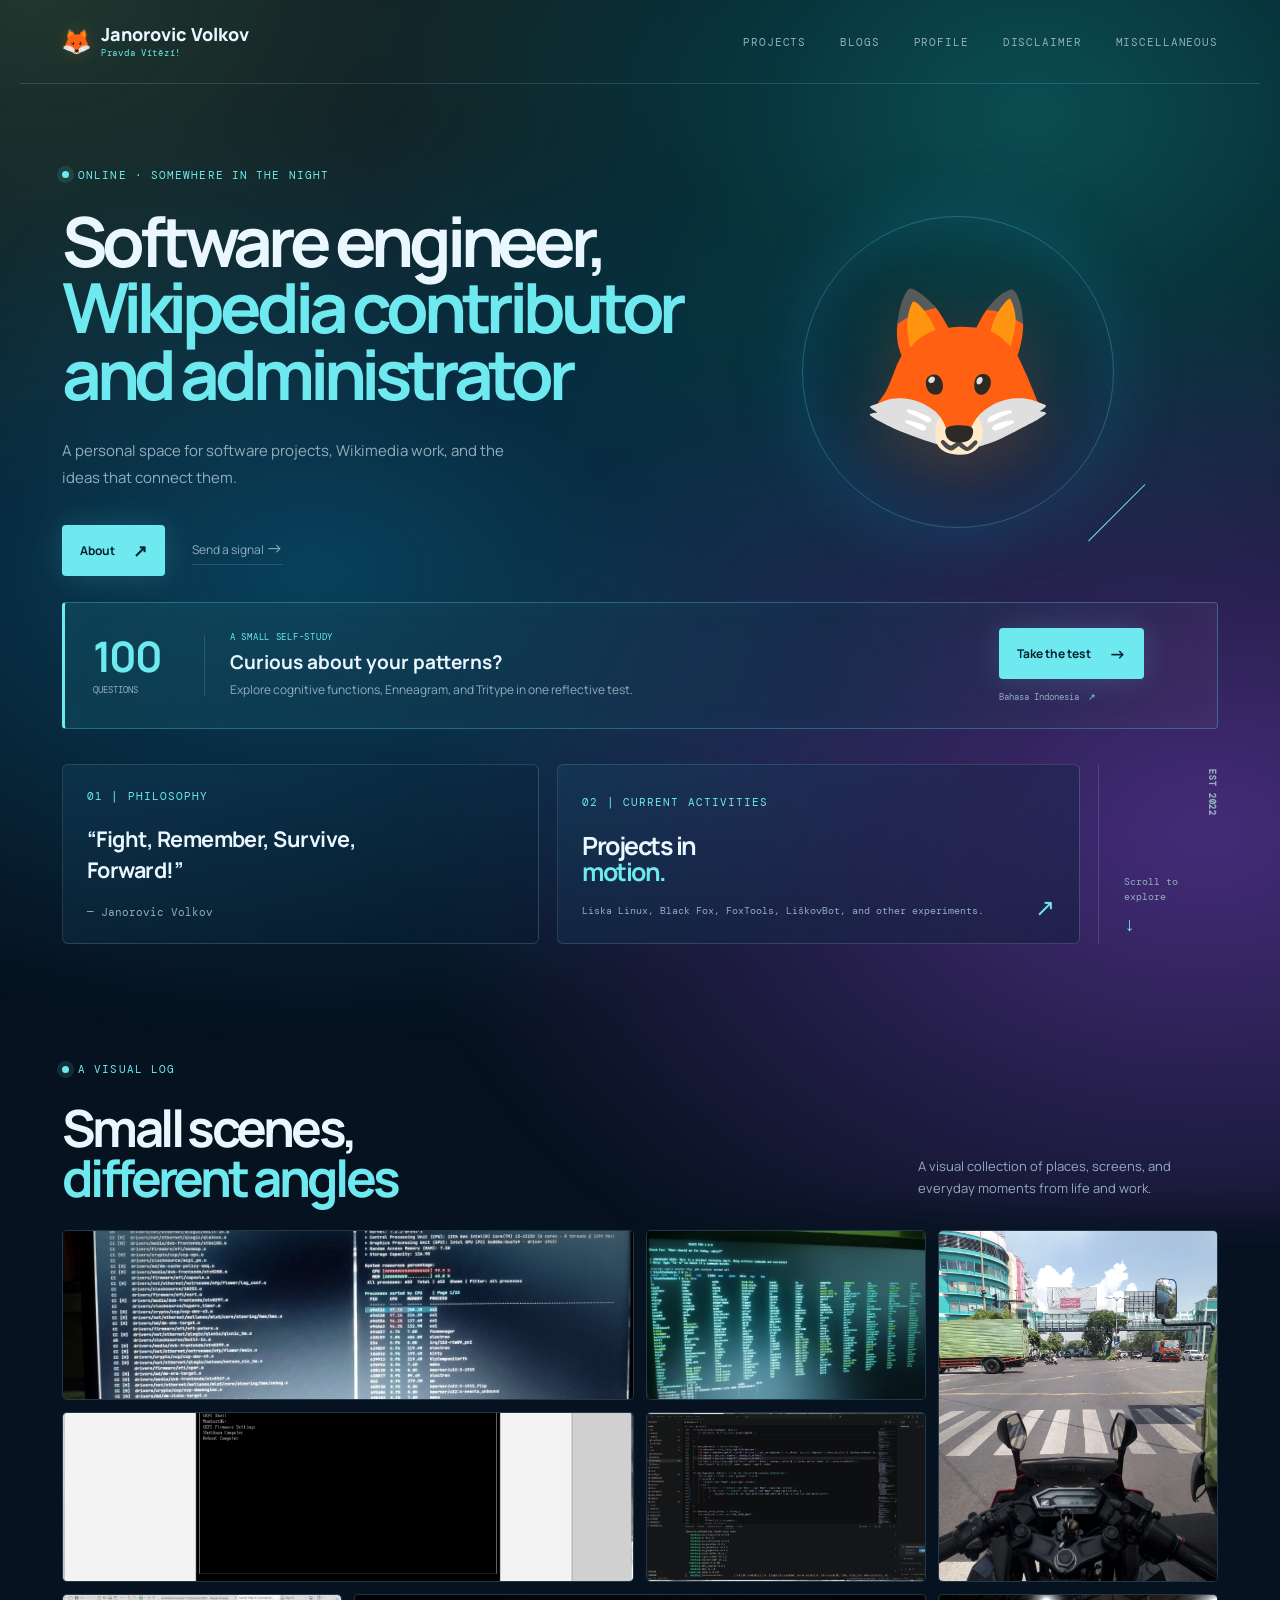
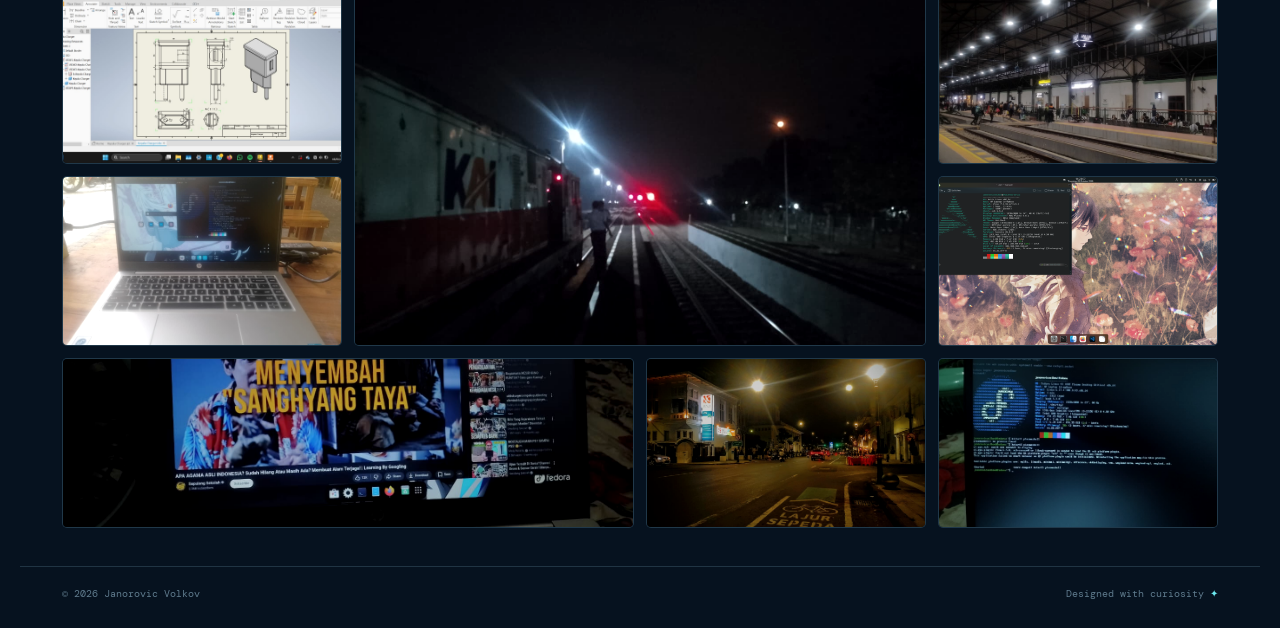
<file: index.html>
<!DOCTYPE html>
<html lang="en">
<head>
  <meta charset="UTF-8">
  <title>Janorovic Volkov</title>
  <link rel="icon" type="image/svg+xml" href="/assets/fox.svg">
  <link rel="stylesheet" href="styles.css?v=personality-spotlight-2">
  <meta name="viewport" content="width=device-width, initial-scale=1.0">
</head>
<body class="intro">
<div data-site-header></div>
<main class="content">
  <section class="hero" aria-labelledby="hero-title">
    <div class="hero-copy">
      <div class="eyebrow"><span class="pulse"></span> Online · Somewhere In The Night</div>
      <h1>Software engineer,<br><em>Wikipedia contributor and administrator</em></h1>
      <p class="hero-intro">A personal space for software projects, Wikimedia work, and the ideas that connect them.</p>
      <div class="hero-actions">
        <a class="button button-primary" href="profile">About <span>↗</span></a>
        <a class="text-link" href="miscellaneous">Send a signal <span>→</span></a>
      </div>
    </div>
    <div class="hero-mark" aria-hidden="true">
      <img class="hero-fox" src="assets/fox.svg" alt="">
      <span class="mark-line"></span>
    </div>
  </section>
  <section class="personality-spotlight" aria-labelledby="personality-invite-title">
    <div class="spotlight-count"><strong>100</strong><span>questions</span></div>
    <div class="spotlight-copy">
      <p class="spotlight-kicker">A small self-study</p>
      <h2 id="personality-invite-title">Curious about your patterns?</h2>
      <p>Explore cognitive functions, Enneagram, and Tritype in one reflective test.</p>
    </div>
    <div class="spotlight-actions">
      <a class="button button-primary" href="/personality-test/en/">Take the test <span>→</span></a>
      <a class="spotlight-language" href="/personality-test/id/">Bahasa Indonesia <span aria-hidden="true">↗</span></a>
    </div>
  </section>
  <section class="signal-grid" aria-label="Overview">
    <article class="glass-card quote-card">
      <span class="card-label">01 | Philosophy</span>
      <blockquote><b><big>“Fight, Remember, Survive, Forward!”</big></b></blockquote>
      <span class="card-note">— Janorovic Volkov</span>
    </article>
    <article class="glass-card focus-card">
      <span class="card-label">02 | Current Activities</span>
      <h2>Projects in<br><span>motion.</span></h2>
      <p>Liska Linux, Black Fox, FoxTools, LiškovBot, and other experiments.</p>
      <a class="card-arrow" href="/projects/" aria-label="View projects">↗</a>
    </article>
    <div class="side-note">
      <span class="vertical-label"><b>EST 2022</b></span>
      <span class="scroll-hint">Scroll to explore <b>↓</b></span>
    </div>
  </section>
  <section class="photo-section" aria-labelledby="photo-title">
    <div class="photo-heading">
      <div>
        <div class="eyebrow"><span class="pulse"></span> A visual log</div>
        <h2 id="photo-title">Small scenes,<br><em>different angles</em></h2>
      </div>
      <p>A visual collection of places, screens, and everyday moments from life and work.</p>
    </div>
    <div class="photo-grid">
      <figure class="photo-tile photo-wide"><img src="assets/home1.jpeg" alt="A visual note from Janorovic's archive" loading="lazy"></figure>
      <figure class="photo-tile"><img src="assets/home2.jpeg" alt="A visual note from Janorovic's archive" loading="lazy"></figure>
      <figure class="photo-tile photo-tall"><img src="assets/home9.jpeg" alt="A portrait-oriented visual note from Janorovic's archive" loading="lazy"></figure>
      <figure class="photo-tile photo-wide"><img src="assets/home3.jpeg" alt="A visual note from Janorovic's archive" loading="lazy"></figure>
      <figure class="photo-tile"><img src="assets/home4.jpeg" alt="A visual note from Janorovic's archive" loading="lazy"></figure>
      <figure class="photo-tile"><img src="assets/home5.jpeg" alt="A visual note from Janorovic's archive" loading="lazy"></figure>
      <figure class="photo-tile photo-feature"><img src="assets/home6.jpeg" alt="A visual note from Janorovic's archive" loading="lazy"></figure>
      <figure class="photo-tile"><img src="assets/home7.jpeg" alt="A visual note from Janorovic's archive" loading="lazy"></figure>
      <figure class="photo-tile"><img src="assets/home8.jpeg" alt="A visual note from Janorovic's archive" loading="lazy"></figure>
      <figure class="photo-tile"><img src="assets/home13.png" alt="A visual note from Janorovic's archive" loading="lazy"></figure>
      <figure class="photo-tile photo-wide"><img src="assets/home10.jpeg" alt="A visual note from Janorovic's archive" loading="lazy"></figure>
      <figure class="photo-tile"><img src="assets/home11.jpeg" alt="A visual note from Janorovic's archive" loading="lazy"></figure>
      <figure class="photo-tile"><img src="assets/home12.jpeg" alt="A visual note from Janorovic's archive" loading="lazy"></figure>
    </div>
  </section>
</main>
<script src="script.js"></script>
</body>
</html>
</file>
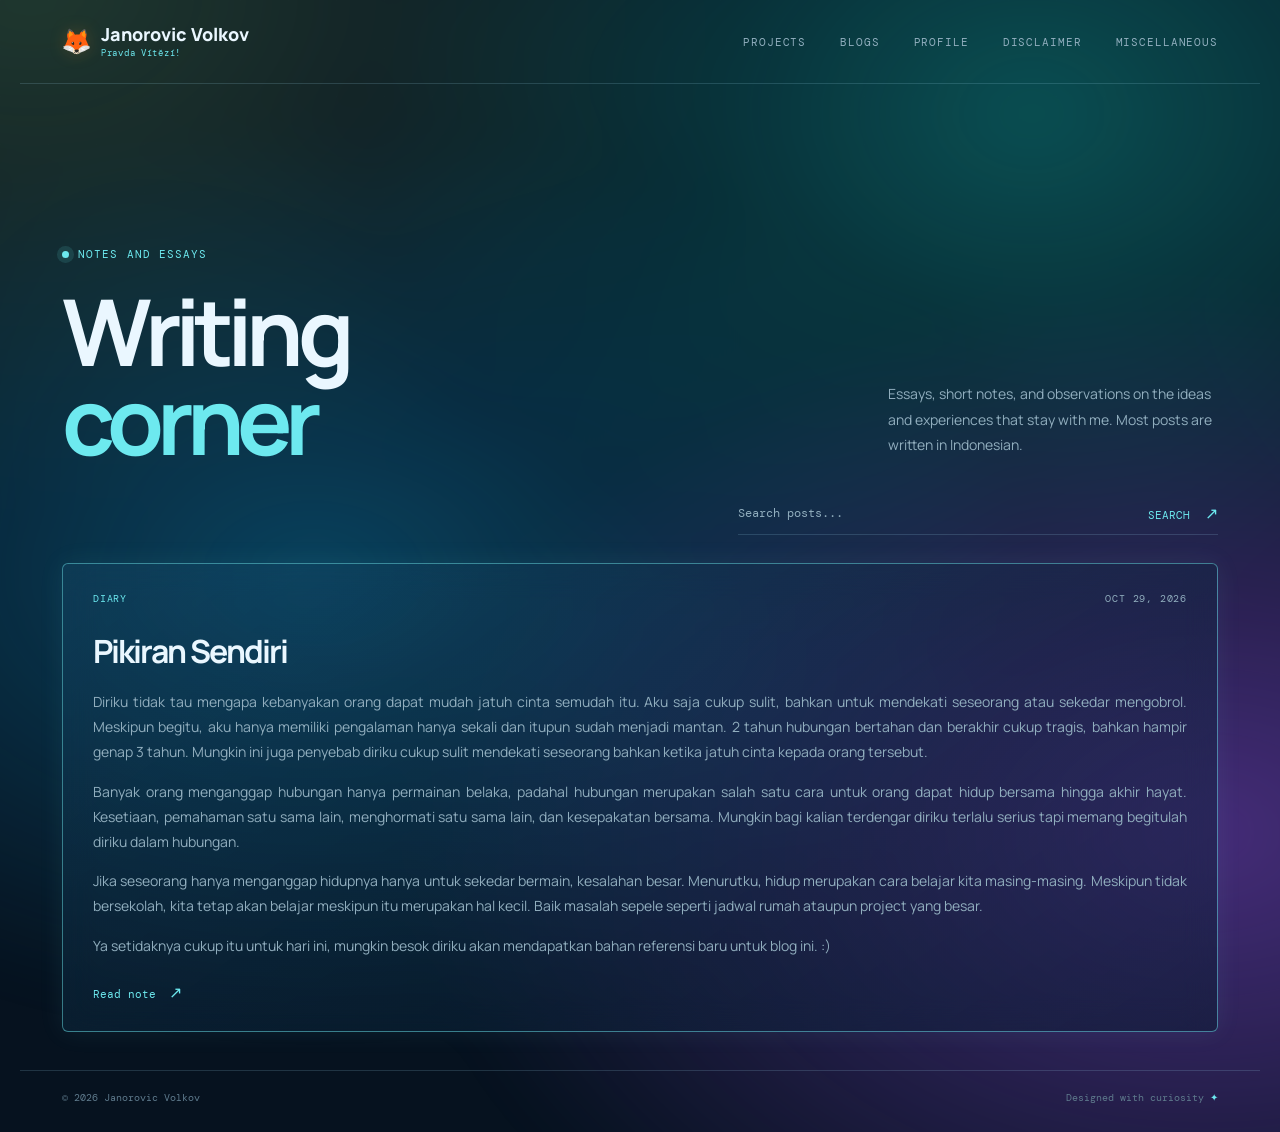
<file: blogs/index.html>
<!DOCTYPE html>
<html lang="en">
<head>
  <meta charset="UTF-8">
  <title>Blogs | Janorovic Volkov</title>
  <link rel="icon" type="image/svg+xml" href="/assets/fox.svg">
  <link rel="stylesheet" href="/styles.css">
  <meta name="viewport" content="width=device-width, initial-scale=1.0">
</head>
<body class="intro">
<div data-site-header></div>
<main class="content blog-content">
  <section class="blog-heading" aria-labelledby="blog-title">
    <div>
      <div class="eyebrow"><span class="pulse"></span> Notes and essays</div>
      <h1 id="blog-title">Writing<br><em>corner</em></h1>
    </div>
    <p class="blog-intro">Essays, short notes, and observations on the ideas and experiences that stay with me. Most posts are written in Indonesian.</p>
  </section>
  <form id="post-search" class="post-search" role="search">
    <label class="sr-only" for="search-input">Search blog posts</label>
    <input id="search-input" type="search" placeholder="Search posts..." autocomplete="off">
    <button type="submit" aria-label="Search blog posts">Search <span>↗</span></button>
  </form>
  <section id="post-list" class="post-list" aria-label="Blog posts">
    <p class="loading-state">Loading posts...</p>
  </section>
</main>
<script src="/script.js"></script>
<script src="/blogs/blog.js"></script>
</body>
</html>
</file>
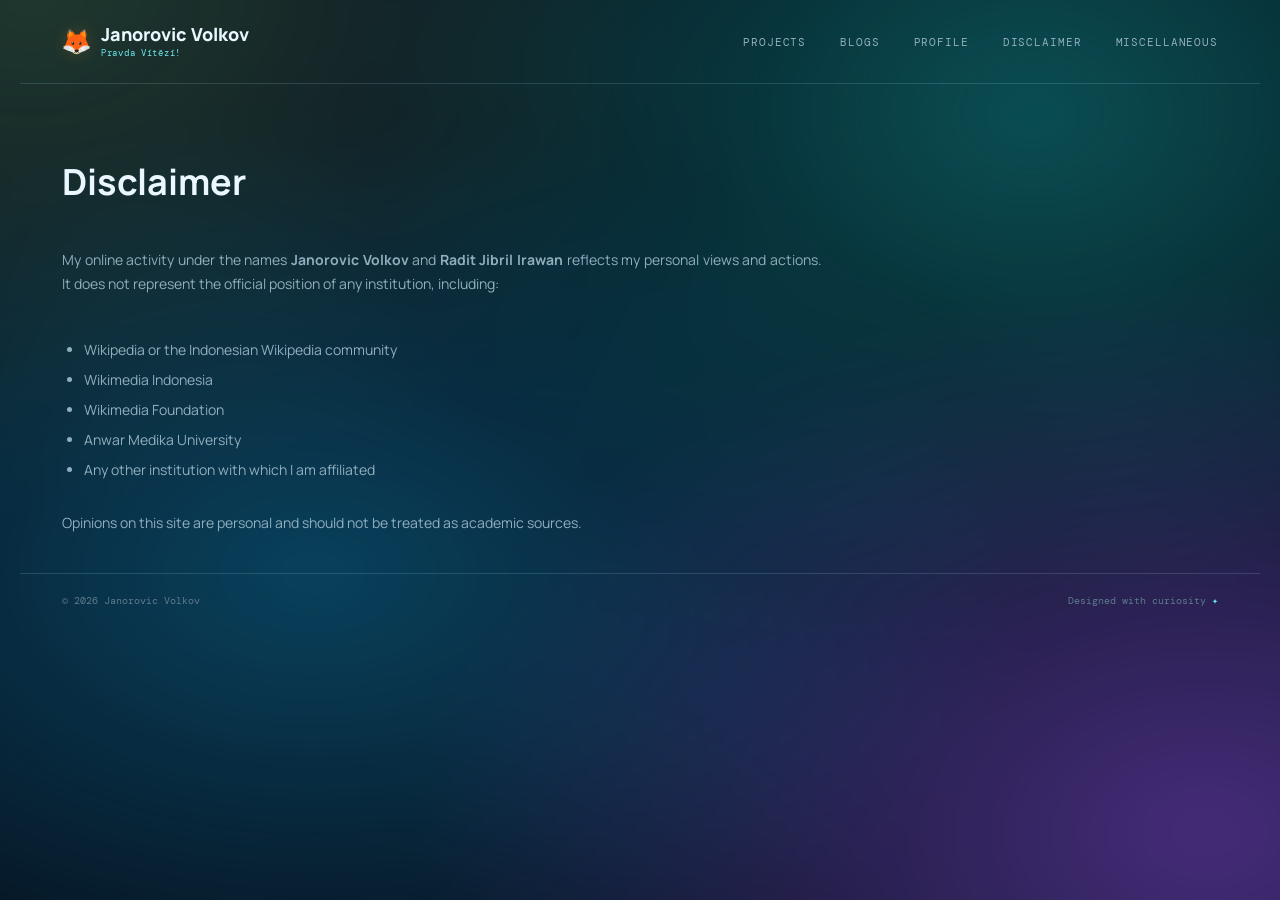
<file: disclaimer/index.html>
<!DOCTYPE html>
<html lang="en">
<head>
  <meta charset="UTF-8">
  <title>Disclaimer | Janorovic Volkov</title>
  <link rel="icon" type="image/svg+xml" href="/assets/fox.svg">
  <link rel="stylesheet" href="/styles.css">
  <meta name="viewport" content="width=device-width, initial-scale=1.0">
</head>
<body class="intro">
<div data-site-header></div>
<div class="layout">
  <main class="content">
    <section class="profile profile-text">
      <div class="bio">
        <h2><big>Disclaimer</big></h2>
        <br>
        <p>My online activity under the names <b>Janorovic Volkov</b> and <b>Radit Jibril Irawan</b> reflects my personal views and actions. It does not represent the official position of any institution, including:</p>
        <br>
        <ul>
          <li>Wikipedia or the Indonesian Wikipedia community</li>
          <li>Wikimedia Indonesia</li>
          <li>Wikimedia Foundation</li>
          <li>Anwar Medika University</li>
          <li>Any other institution with which I am affiliated</li>
        </ul>
        <br>
        <p>Opinions on this site are personal and should not be treated as academic sources.</p>
      </div>
    </section>
  </main>
</div>
<script src="/script.js"></script>
</body>
</html>
</file>
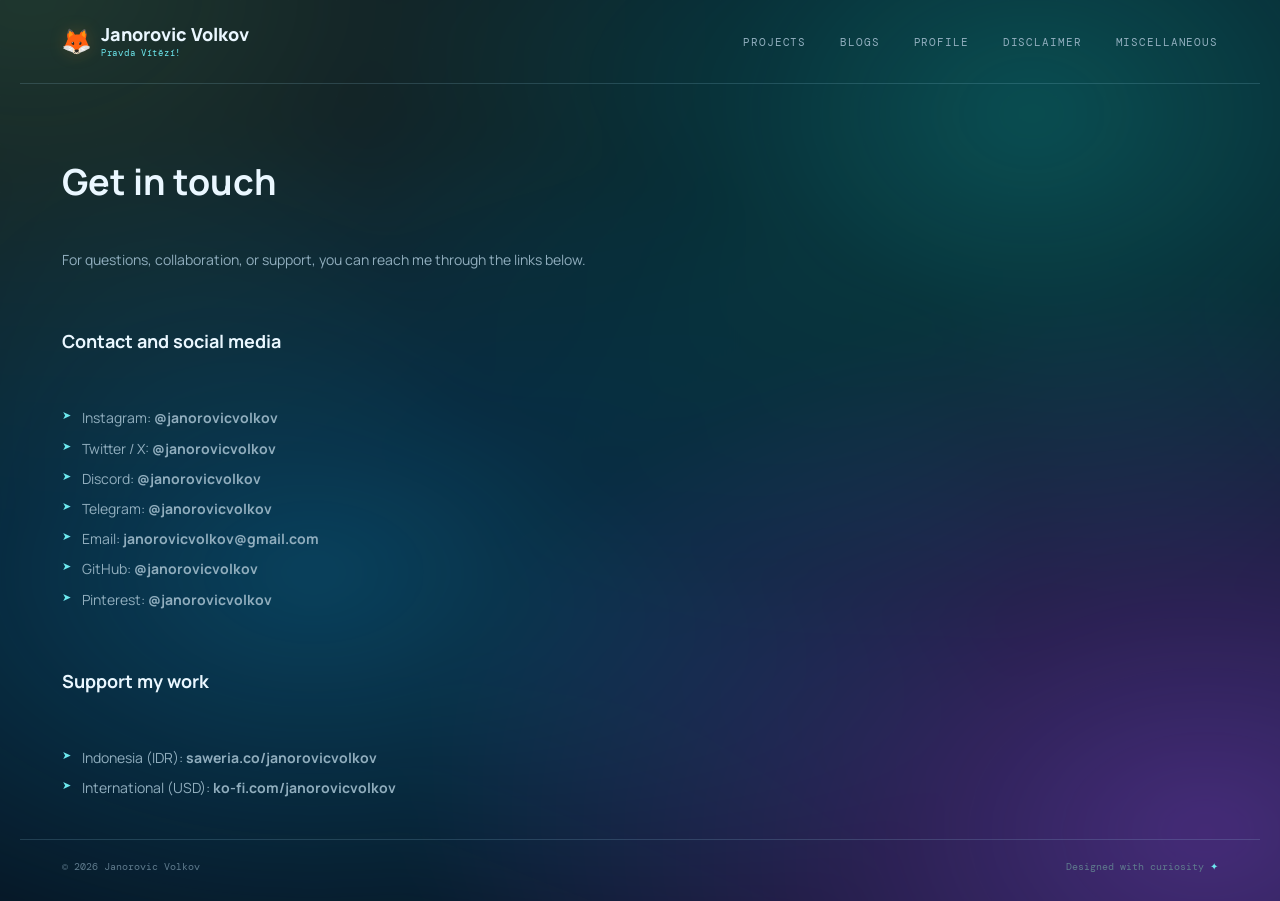
<file: miscellaneous/index.html>
<!DOCTYPE html>
<html lang="en">
<head>
  <meta charset="UTF-8">
  <title>Miscellaneous | Janorovic Volkov</title>
  <link rel="icon" type="image/svg+xml" href="/assets/fox.svg">
  <link rel="stylesheet" href="/styles.css">
  <meta name="viewport" content="width=device-width, initial-scale=1.0">
</head>
<body class="intro">
<div data-site-header></div>
<div class="layout">
  <main class="content">
    <section class="profile profile-text">
      <div class="bio">
        <h2><big>Get in touch</big></h2>
        <br>
        <p>For questions, collaboration, or support, you can reach me through the links below.</p>
        <br>
        <h3>Contact and social media</h3>
        <br>
        <ul class="contact-list">
          <li>Instagram: <a href="https://instagram.com/janorovicvolkov" target="_blank" rel="noopener noreferrer"><b>@janorovicvolkov</b></a></li>
          <li>Twitter / X: <a href="https://twitter.com/janorovicvolkov" target="_blank" rel="noopener noreferrer"><b>@janorovicvolkov</b></a></li>
          <li>Discord: <b>@janorovicvolkov</b></li>
          <li>Telegram: <a href="https://t.me/janorovicvolkov" target="_blank" rel="noopener noreferrer"><b>@janorovicvolkov</b></a></li>
          <li>Email: <a href="mailto:janorovicvolkov@gmail.com" target="_blank" rel="noopener noreferrer"><b>janorovicvolkov@gmail.com</b></a></li>
          <li>GitHub: <a href="https://github.com/janorovicvolkov" target="_blank" rel="noopener noreferrer"><b>@janorovicvolkov</b></a></li>
          <li>Pinterest: <a href="https://pinterest.com/janorovicvolkov" target="_blank" rel="noopener noreferrer"><b>@janorovicvolkov</b></a></li>
        </ul>
        <br>
        <h3>Support my work</h3>
        <br>
        <ul class="contact-list">
          <li>Indonesia (IDR): <a href="https://saweria.co/janorovicvolkov" target="_blank" rel="noopener noreferrer"><b>saweria.co/janorovicvolkov</b></a></li>
          <li>International (USD): <a href="https://ko-fi.com/janorovicvolkov" target="_blank" rel="noopener noreferrer"><b>ko-fi.com/janorovicvolkov</b></a></li>
        </ul>
      </div>
    </section>
  </main>
</div>
<script src="/script.js"></script>
</body>
</html>
</file>
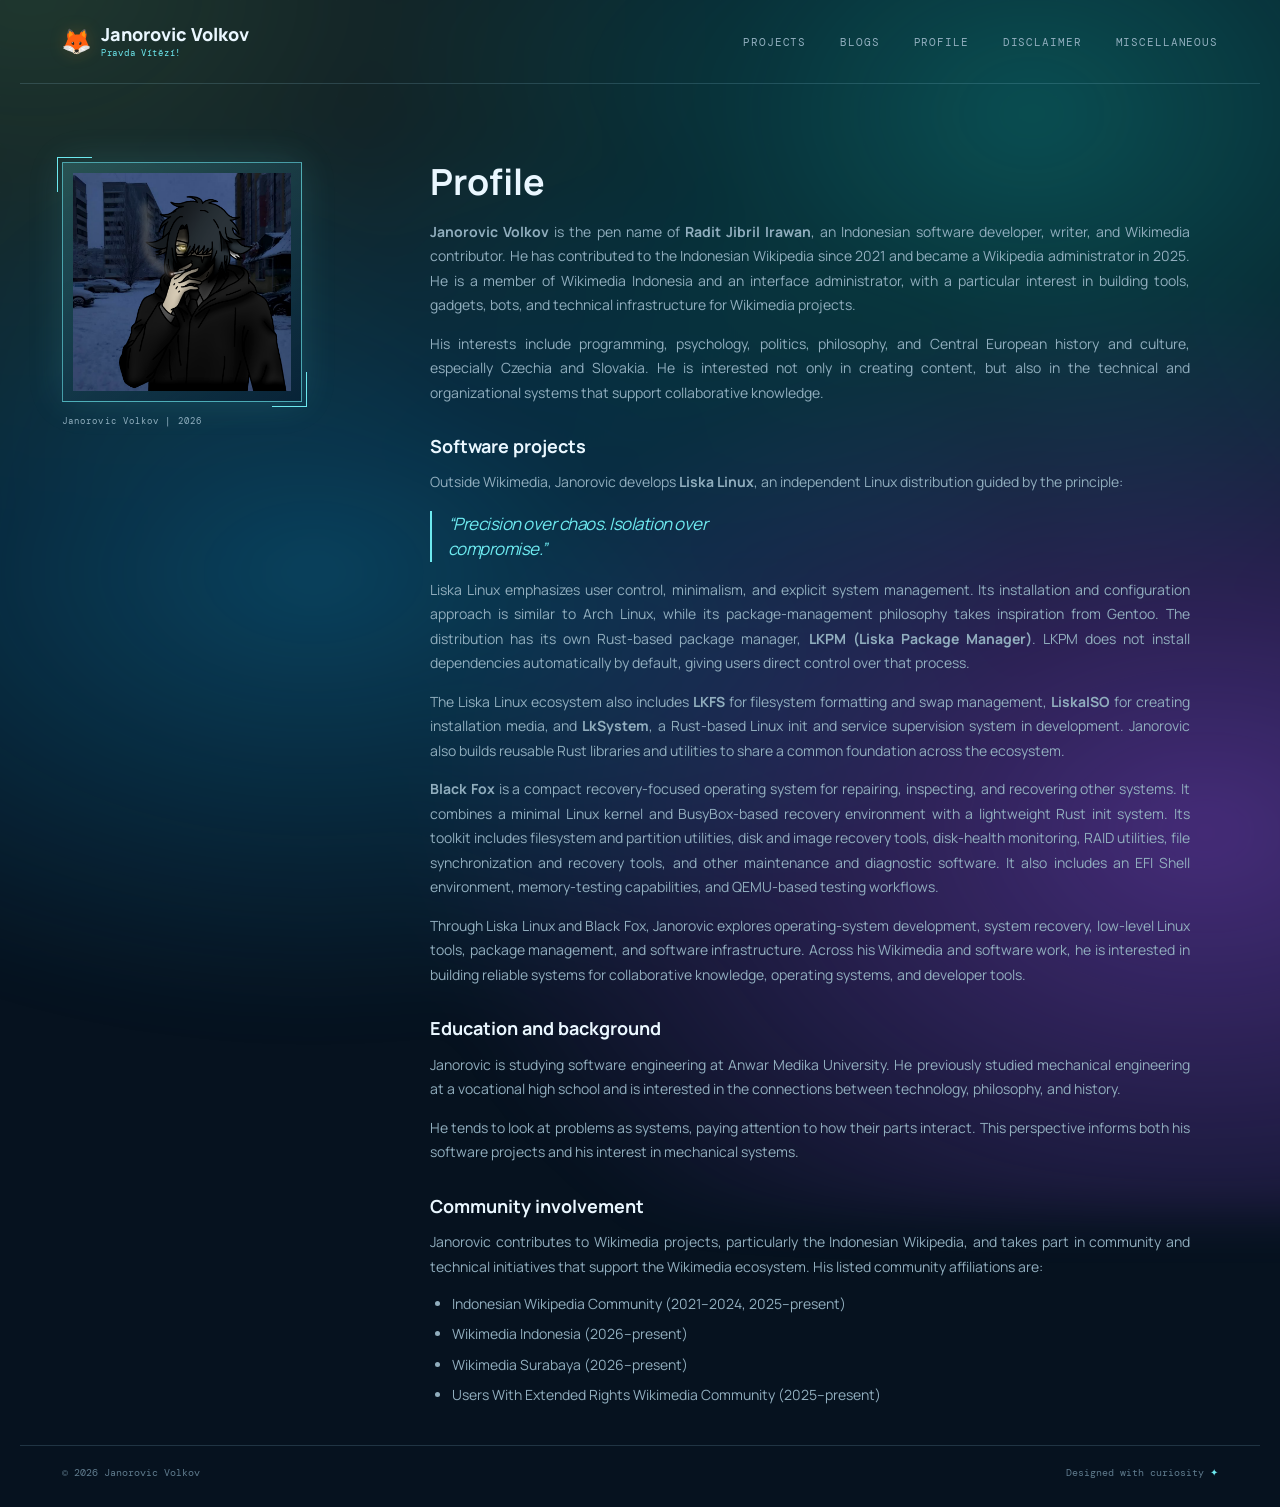
<file: profile/index.html>
<!DOCTYPE html>
<html lang="en">
<head>
  <meta charset="UTF-8">
  <title>Profile | Janorovic Volkov</title>
  <link rel="icon" type="image/svg+xml" href="/assets/fox.svg">
  <link rel="stylesheet" href="/styles.css">
  <meta name="viewport" content="width=device-width, initial-scale=1.0">
</head>
<body class="intro">
<div data-site-header></div>
<div class="layout">
  <main class="content">
    <section class="profile">
      <figure class="profile-portrait">
        <div class="portrait-frame">
          <center><img src="/assets/janorovicvolkov.png" alt="Janorovic Volkov" loading="lazy"></center>
        </div>
        <figcaption><span>Janorovic Volkov | 2026</span></figcaption>
      </figure>
      <div class="bio">
        <h2><big>Profile</big></h2>
        <p><b>Janorovic Volkov</b> is the pen name of <b>Radit Jibril Irawan</b>, an Indonesian software developer, writer, and Wikimedia contributor. He has contributed to the Indonesian Wikipedia since 2021 and became a Wikipedia administrator in 2025. He is a member of Wikimedia Indonesia and an interface administrator, with a particular interest in building tools, gadgets, bots, and technical infrastructure for Wikimedia projects.</p>
        <p>His interests include programming, psychology, politics, philosophy, and Central European history and culture, especially Czechia and Slovakia. He is interested not only in creating content, but also in the technical and organizational systems that support collaborative knowledge.</p>

        <h3>Software projects</h3>
        <p>Outside Wikimedia, Janorovic develops <b>Liska Linux</b>, an independent Linux distribution guided by the principle:</p>
        <blockquote><em>“Precision over chaos. Isolation over compromise.”</em></blockquote>
        <p>Liska Linux emphasizes user control, minimalism, and explicit system management. Its installation and configuration approach is similar to Arch Linux, while its package-management philosophy takes inspiration from Gentoo. The distribution has its own Rust-based package manager, <b>LKPM (Liska Package Manager)</b>. LKPM does not install dependencies automatically by default, giving users direct control over that process.</p>
        <p>The Liska Linux ecosystem also includes <b>LKFS</b> for filesystem formatting and swap management, <b>LiskaISO</b> for creating installation media, and <b>LkSystem</b>, a Rust-based Linux init and service supervision system in development. Janorovic also builds reusable Rust libraries and utilities to share a common foundation across the ecosystem.</p>
        <p><b>Black Fox</b> is a compact recovery-focused operating system for repairing, inspecting, and recovering other systems. It combines a minimal Linux kernel and BusyBox-based recovery environment with a lightweight Rust init system. Its toolkit includes filesystem and partition utilities, disk and image recovery tools, disk-health monitoring, RAID utilities, file synchronization and recovery tools, and other maintenance and diagnostic software. It also includes an EFI Shell environment, memory-testing capabilities, and QEMU-based testing workflows.</p>
        <p>Through Liska Linux and Black Fox, Janorovic explores operating-system development, system recovery, low-level Linux tools, package management, and software infrastructure. Across his Wikimedia and software work, he is interested in building reliable systems for collaborative knowledge, operating systems, and developer tools.</p>

        <h3>Education and background</h3>
        <p>Janorovic is studying software engineering at Anwar Medika University. He previously studied mechanical engineering at a vocational high school and is interested in the connections between technology, philosophy, and history.</p>
        <p>He tends to look at problems as systems, paying attention to how their parts interact. This perspective informs both his software projects and his interest in mechanical systems.</p>

        <h3>Community involvement</h3>
        <p>Janorovic contributes to Wikimedia projects, particularly the Indonesian Wikipedia, and takes part in community and technical initiatives that support the Wikimedia ecosystem. His listed community affiliations are:</p>
        <ul>
          <li>Indonesian Wikipedia Community (2021–2024, 2025–present)</li>
          <li>Wikimedia Indonesia (2026–present)</li>
          <li>Wikimedia Surabaya (2026–present)</li>
          <li>Users With Extended Rights Wikimedia Community (2025–present)</li>
        </ul>
      </div>
    </section>
  </main>
</div>
<script src="/script.js"></script>
</body>
</html>
</file>
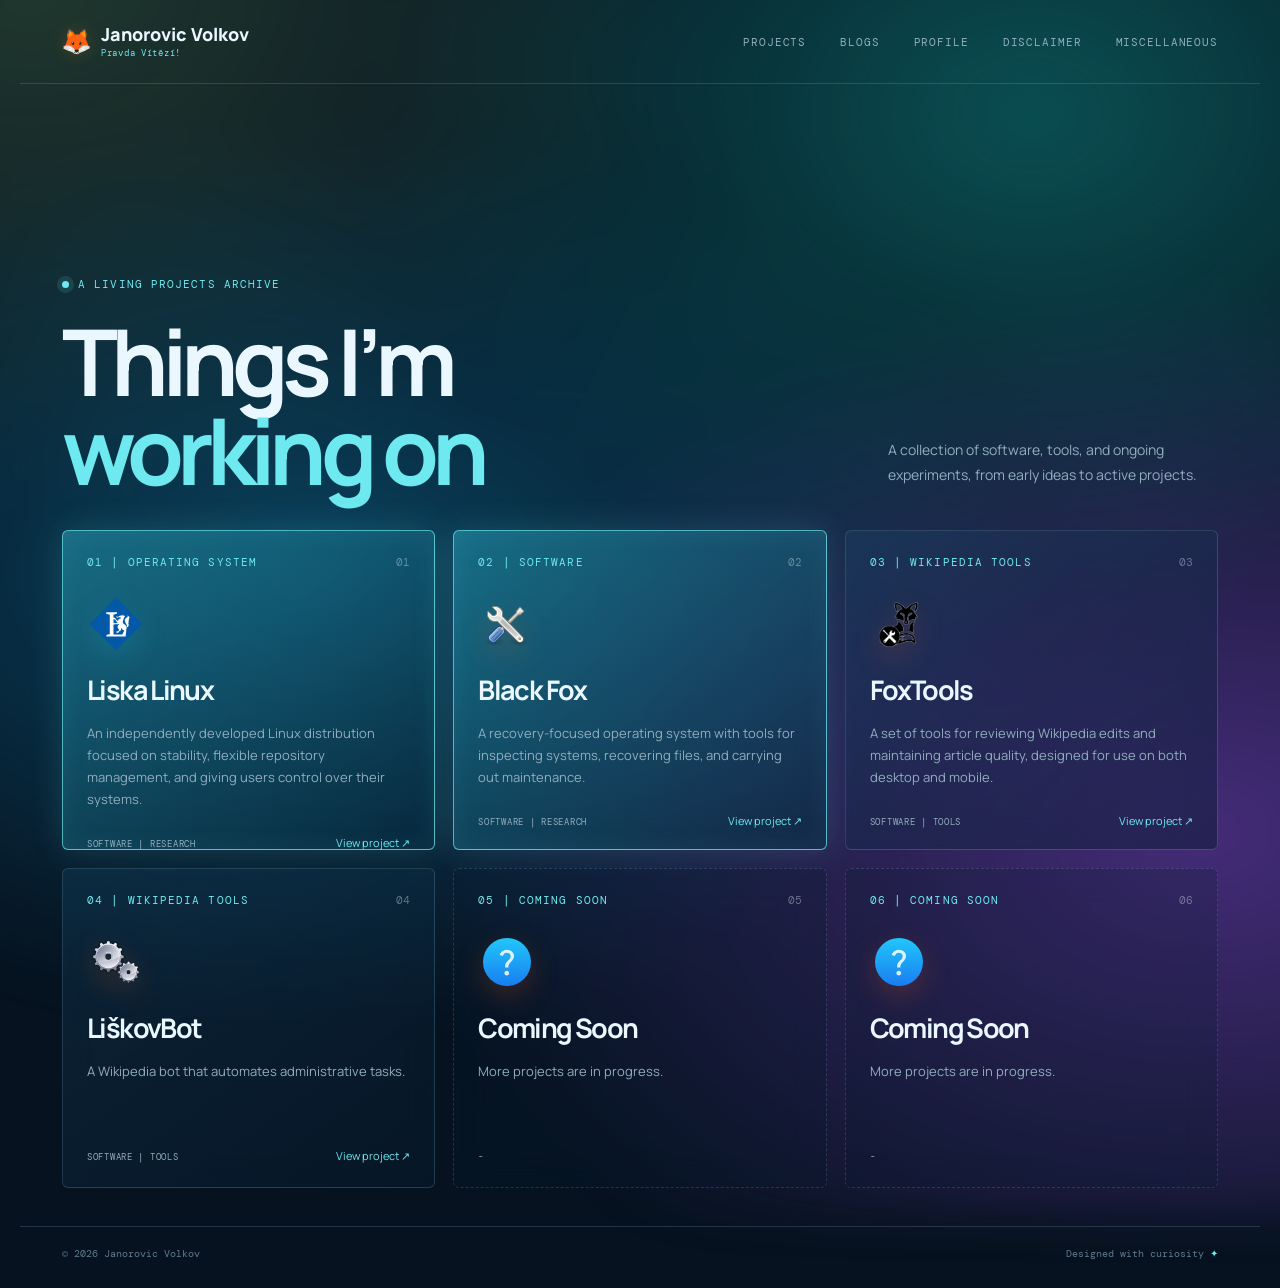
<file: projects/index.html>
<!DOCTYPE html>
<html lang="en">
<head>
  <meta charset="UTF-8">
  <title>Projects | Janorovic Volkov</title>
  <link rel="icon" type="image/svg+xml" href="/assets/fox.svg">
  <link rel="stylesheet" href="/styles.css">
  <meta name="viewport" content="width=device-width, initial-scale=1.0">
</head>
<body class="intro">
<div data-site-header></div>
<main class="content projects-content">
  <section class="projects-heading" aria-labelledby="projects-title">
    <div>
      <div class="eyebrow"><span class="pulse"></span> A living projects archive</div>
      <h1 id="projects-title">Things I’m<br><em> working on</em></h1>
    </div>
    <p class="projects-intro">A collection of software, tools, and ongoing experiments, from early ideas to active projects.</p>
  </section>
  <section class="project-grid" aria-label="Project list">
    <article class="project-card project-card-featured">
      <div class="project-topline"><span class="card-label">01 | Operating System</span><span class="project-index">01</span></div>
      <img class="project-icon" src="/assets/liskalinux.svg" alt="Liska Linux">
      <h2>Liska Linux</h2>
      <p>An independently developed Linux distribution focused on stability, flexible repository management, and giving users control over their systems.</p>
      <div class="project-footer"><span class="project-tags">SOFTWARE | RESEARCH</span><a href="https://github.com/source-liskalinux" aria-label="Open Liska Linux Project">View project ↗</a></div>
    </article>
    <article class="project-card project-card-featured">
      <div class="project-topline"><span class="card-label">02 | Software</span><span class="project-index">02</span></div>
      <img class="project-icon project-icon-fox" src="/assets/tools.svg" alt="Black Fox">
      <h2>Black Fox</h2>
      <p>A recovery-focused operating system with tools for inspecting systems, recovering files, and carrying out maintenance.</p>
      <div class="project-footer"><span class="project-tags">SOFTWARE | RESEARCH</span><a href="https://github.com/janorovicvolkov/blackfox" aria-label="Open Black Fox">View project ↗</a></div>
    </article>
    <article class="project-card">
      <div class="project-topline"><span class="card-label">03 | Wikipedia Tools</span><span class="project-index">03</span></div>
      <img class="project-icon project-icon-fox" src="/assets/foxtools.svg" alt="FoxTools">
      <h2>FoxTools</h2>
      <p>A set of tools for reviewing Wikipedia edits and maintaining article quality, designed for use on both desktop and mobile.</p>
      <div class="project-footer"><span class="project-tags">SOFTWARE | TOOLS</span><a href="https://github.com/janorovicvolkov/foxtools" aria-label="Open FoxTools">View project ↗</a></div>
    </article>
    <article class="project-card">
      <div class="project-topline"><span class="card-label">04 | Wikipedia Tools</span><span class="project-index">04</span></div>
      <img class="project-icon project-icon-fox" src="/assets/gear.svg" alt="LiškovBot">
      <h2>LiškovBot</h2>
      <p>A Wikipedia bot that automates administrative tasks.</p>
      <div class="project-footer"><span class="project-tags">SOFTWARE | TOOLS</span><a href="https://github.com/janorovicvolkov/liskovbot" aria-label="Open LiškovBot">View project ↗</a></div>
    </article>
    <article class="project-card project-card-empty">
      <div class="project-topline"><span class="card-label">05 | Coming Soon</span><span class="project-index">05</span></div>
      <img class="project-icon project-icon-fox" src="/assets/question-mark.svg" alt="Coming Soon">
      <h2>Coming Soon</h2>
      <p>More projects are in progress.</p>
      <div class="project-footer"><span class="project-tags">-</span></div>
    </article>
    <article class="project-card project-card-empty">
      <div class="project-topline"><span class="card-label">06 | Coming Soon</span><span class="project-index">06</span></div>
      <img class="project-icon project-icon-fox" src="/assets/question-mark.svg" alt="Coming Soon">
      <h2>Coming Soon</h2>
      <p>More projects are in progress.</p>
      <div class="project-footer"><span class="project-tags">-</span></div>
    </article>
  </section>
</main>
<script src="/script.js"></script>
</body>
</html>
</file>
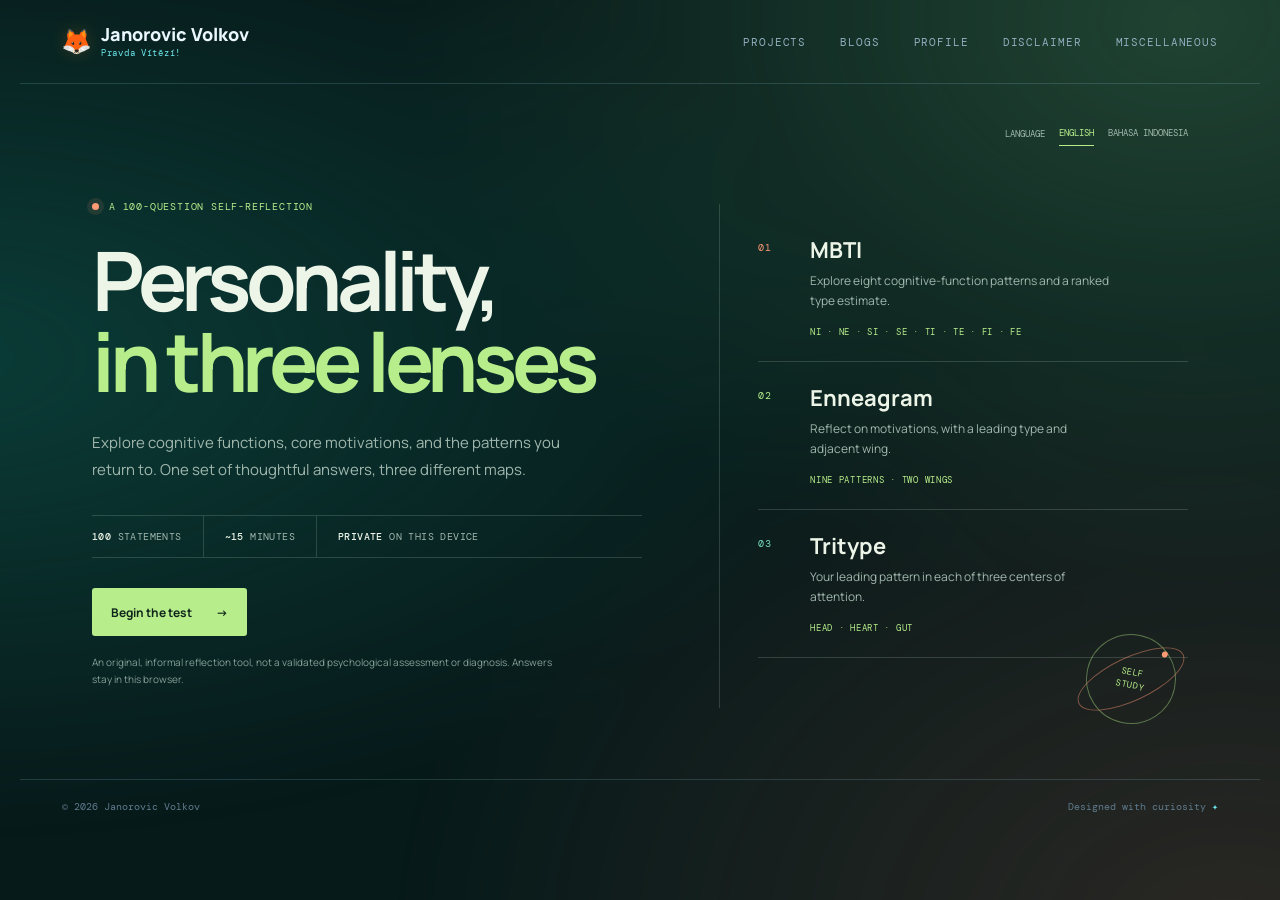
<file: personality-test/en/index.html>
<!DOCTYPE html>
<html lang="en">
<head>
  <meta charset="UTF-8">
  <meta name="viewport" content="width=device-width, initial-scale=1.0">
  <meta name="theme-color" content="#071a1a">
  <meta name="description" content="A 100-question reflective personality test exploring cognitive functions, Enneagram patterns and wings, and Tritype.">
  <title>Personality Field Notes | Janorovic Volkov</title>
  <link rel="icon" type="image/svg+xml" href="/assets/fox.svg">
  <link rel="stylesheet" href="/styles.css">
  <link rel="stylesheet" href="/personality-test/test.css">
</head>
<body class="intro personality-page">
  <div data-site-header></div>
  <main class="content test-shell">
    <nav class="language-switch" aria-label="Language"><span>Language</span><a href="/personality-test/en/" aria-current="page">English</a><a href="/personality-test/id/">Bahasa Indonesia</a></nav>
    <section class="test-intro" id="intro" aria-labelledby="page-title">
      <div class="intro-copy">
        <p class="test-kicker"><span class="kicker-mark"></span> A 100-question self-reflection</p>
        <h1 id="page-title">Personality,<br><em>in three lenses</em></h1>
        <p class="intro-lede">Explore cognitive functions, core motivations, and the patterns you return to. One set of thoughtful answers, three different maps.</p>
        <div class="intro-meta"><span><b>100</b> statements</span><span><b>~15</b> minutes</span><span><b>Private</b> on this device</span></div>
        <button class="action-button action-primary" id="start-button" type="button">Begin the test <span aria-hidden="true">→</span></button>
        <p class="disclaimer">An original, informal reflection tool, not a validated psychological assessment or diagnosis. Answers stay in this browser.</p>
      </div>
      <aside class="intro-aside" aria-label="The three personality frameworks">
        <div class="lens lens-mbti"><span class="lens-number">01</span><div><h2>MBTI</h2><p>Explore eight cognitive-function patterns and a ranked type estimate.</p></div><span class="lens-axis">Ni · Ne · Si · Se · Ti · Te · Fi · Fe</span></div>
        <div class="lens lens-enneagram"><span class="lens-number">02</span><div><h2>Enneagram</h2><p>Reflect on motivations, with a leading type and adjacent wing.</p></div><span class="lens-axis">Nine patterns · two wings</span></div>
        <div class="lens lens-tritype"><span class="lens-number">03</span><div><h2>Tritype</h2><p>Your leading pattern in each of three centers of attention.</p></div><span class="lens-axis">Head · Heart · Gut</span></div>
        <div class="orbit-mark" aria-hidden="true"><span>SELF<br>STUDY</span><i></i></div>
      </aside>
    </section>
    <section class="quiz-view" id="quiz" hidden aria-labelledby="quiz-title">
      <div class="quiz-topline"><div><p class="test-kicker"><span class="kicker-mark"></span> Field notes | <span id="page-label">01</span></p><h1 id="quiz-title">Answer as you are</h1></div><p class="saved-label" id="saved-label" aria-live="polite">Progress saved on this device</p></div>
      <div class="progress-wrap"><div class="progress-copy"><span id="progress-count">0 of 100 answered</span><span id="progress-percent">0%</span></div><div class="progress-track" role="progressbar" aria-label="Questions answered" aria-valuemin="0" aria-valuemax="100" aria-valuenow="0" id="progress-bar"><span id="progress-fill"></span></div></div>
      <p class="scale-intro">Rate how much each statement sounds like you, based on your usual pattern rather than an ideal version of yourself.</p>
      <div class="question-list" id="question-list"></div><p class="page-error" id="page-error" role="alert" hidden>Choose an answer for each statement to continue.</p>
      <nav class="quiz-controls" aria-label="Question navigation"><button class="action-button action-secondary" id="back-button" type="button">← Back</button><span class="page-counter" id="page-counter">Page 1 of 10</span><button class="action-button action-primary" id="next-button" type="button">Continue <span aria-hidden="true">→</span></button></nav>
      <div class="scale-legend" aria-label="Response scale"><span><b>1</b> Not at all</span><span><b>2</b> A little</span><span><b>3</b> Sometimes</span><span><b>4</b> Mostly</span><span><b>5</b> Very much</span></div>
    </section>
    <section class="results-view" id="results" hidden aria-labelledby="results-title" aria-live="polite">
      <div class="results-heading"><p class="test-kicker"><span class="kicker-mark"></span> Your field notes | complete</p><h1 id="results-title">A portrait, <em>not a box</em></h1><p class="results-lede">These scores are prompts for reflection, not a definitive classification. The function-based type ranking is an informal model built for this questionnaire.</p></div>
      <div class="result-feature-grid">
        <article class="result-feature result-mbti"><span class="result-index">01 | COGNITIVE FUNCTIONS</span><p class="result-overline">Leading function-stack estimate</p><h2 id="mbti-type">----</h2><p class="result-description">This type is the closest match to your function scores in this informal ranking. Nearby results can be just as worth exploring.</p><div class="score-list" id="type-scores"></div></article>
        <article class="result-feature result-enneagram"><span class="result-index">02 | MOTIVATIONS</span><p class="result-overline">Leading Enneagram pattern + wing</p><h2 id="enneagram-type">Type --</h2><p class="result-description" id="enneagram-copy"></p><div class="score-list" id="wing-scores"></div></article>
      </div>
      <section class="function-results" aria-labelledby="function-title"><div class="scores-heading"><div><p class="test-kicker"><span class="kicker-mark"></span> Function profile</p><h2 id="function-title">Eight ways of processing.</h2></div><p>Relative average response, shown on the same 1–5 scale.</p></div><div class="all-score-list" id="function-scores"></div></section>
      <article class="tritype-result"><div><span class="result-index">03 | THREE CENTERS</span><p class="result-overline">Your Tritype-style combination</p><h2 id="tritype-type">---</h2></div><p class="result-description" id="tritype-copy"></p></article>
      <section class="all-scores" aria-labelledby="all-scores-title"><div class="scores-heading"><div><p class="test-kicker"><span class="kicker-mark"></span> The full picture</p><h2 id="all-scores-title">Every pattern, in context.</h2></div><p>Scores show relative endorsement in this questionnaire, not fixed traits.</p></div><div class="all-score-list" id="enneagram-scores"></div></section>
      <div class="result-actions"><button class="action-button action-primary" id="restart-button" type="button">Start again <span aria-hidden="true">↻</span></button><button class="action-button action-secondary" id="print-button" type="button">Print results <span aria-hidden="true">↗</span></button></div>
      <p class="disclaimer results-disclaimer">Informal and non-clinical. No MBTI, Enneagram, or Tritype organization has reviewed or endorsed this questionnaire. Results can vary with context, mood, and interpretation.</p>
    </section>
  </main>
  <script src="/script.js"></script>
  <script src="/personality-test/en/test-content.js"></script>
  <script src="/personality-test/test-engine.js"></script>
</body>
</html>
</file>
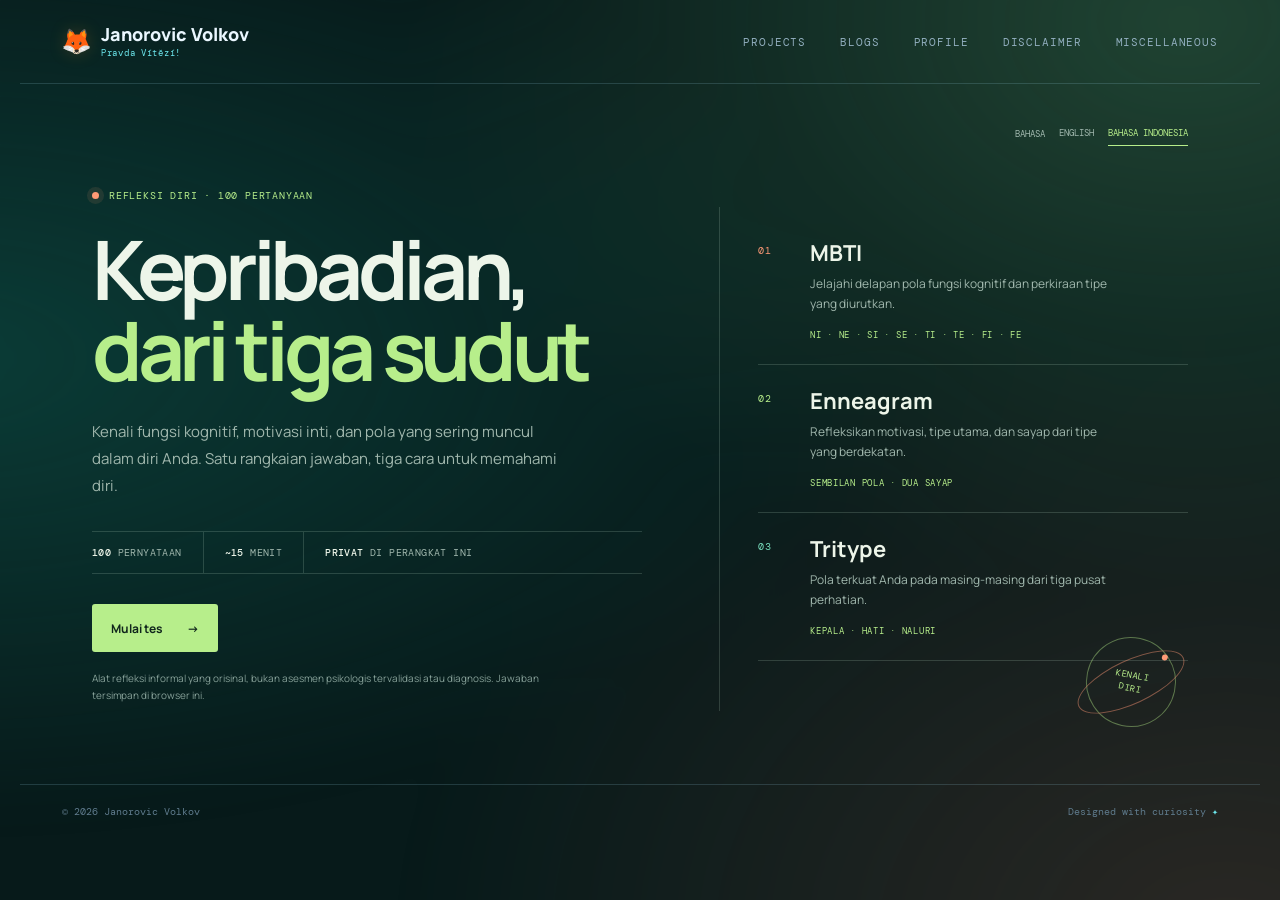
<file: personality-test/id/index.html>
<!DOCTYPE html>
<html lang="id">
<head>
  <meta charset="UTF-8">
  <meta name="viewport" content="width=device-width, initial-scale=1.0">
  <meta name="theme-color" content="#071a1a">
  <meta name="description" content="Tes refleksi kepribadian 100 pertanyaan tentang fungsi kognitif, pola Enneagram dan sayapnya, serta Tritype.">
  <title>Catatan Kepribadian | Janorovic Volkov</title>
  <link rel="icon" type="image/svg+xml" href="/assets/fox.svg">
  <link rel="stylesheet" href="/styles.css">
  <link rel="stylesheet" href="/personality-test/test.css">
</head>
<body class="intro personality-page">
  <div data-site-header></div>
  <main class="content test-shell">
    <nav class="language-switch" aria-label="Bahasa"><span>Bahasa</span><a href="/personality-test/en/">English</a><a href="/personality-test/id/" aria-current="page">Bahasa Indonesia</a></nav>
    <section class="test-intro" id="intro" aria-labelledby="page-title">
      <div class="intro-copy">
        <p class="test-kicker"><span class="kicker-mark"></span> Refleksi diri · 100 pertanyaan</p>
        <h1 id="page-title">Kepribadian,<br><em>dari tiga sudut</em></h1>
        <p class="intro-lede">Kenali fungsi kognitif, motivasi inti, dan pola yang sering muncul dalam diri Anda. Satu rangkaian jawaban, tiga cara untuk memahami diri.</p>
        <div class="intro-meta"><span><b>100</b> pernyataan</span><span><b>~15</b> menit</span><span><b>Privat</b> di perangkat ini</span></div>
        <button class="action-button action-primary" id="start-button" type="button">Mulai tes <span aria-hidden="true">→</span></button>
        <p class="disclaimer">Alat refleksi informal yang orisinal, bukan asesmen psikologis tervalidasi atau diagnosis. Jawaban tersimpan di browser ini.</p>
      </div>
      <aside class="intro-aside" aria-label="Tiga kerangka kepribadian">
        <div class="lens lens-mbti"><span class="lens-number">01</span><div><h2>MBTI</h2><p>Jelajahi delapan pola fungsi kognitif dan perkiraan tipe yang diurutkan.</p></div><span class="lens-axis">Ni · Ne · Si · Se · Ti · Te · Fi · Fe</span></div>
        <div class="lens lens-enneagram"><span class="lens-number">02</span><div><h2>Enneagram</h2><p>Refleksikan motivasi, tipe utama, dan sayap dari tipe yang berdekatan.</p></div><span class="lens-axis">Sembilan pola · dua sayap</span></div>
        <div class="lens lens-tritype"><span class="lens-number">03</span><div><h2>Tritype</h2><p>Pola terkuat Anda pada masing-masing dari tiga pusat perhatian.</p></div><span class="lens-axis">Kepala · Hati · Naluri</span></div>
        <div class="orbit-mark" aria-hidden="true"><span>KENALI<br>DIRI</span><i></i></div>
      </aside>
    </section>
    <section class="quiz-view" id="quiz" hidden aria-labelledby="quiz-title">
      <div class="quiz-topline"><div><p class="test-kicker"><span class="kicker-mark"></span> Catatan | <span id="page-label">01</span></p><h1 id="quiz-title">Jawablah sesuai dirimu</h1></div><p class="saved-label" id="saved-label" aria-live="polite">Progres tersimpan di perangkat ini</p></div>
      <div class="progress-wrap"><div class="progress-copy"><span id="progress-count">0 dari 100 dijawab</span><span id="progress-percent">0%</span></div><div class="progress-track" role="progressbar" aria-label="Progres pertanyaan" aria-valuemin="0" aria-valuemax="100" aria-valuenow="0" id="progress-bar"><span id="progress-fill"></span></div></div>
      <p class="scale-intro">Nilai seberapa sesuai setiap pernyataan dengan diri Anda sehari-hari, bukan dengan diri yang Anda harapkan.</p>
      <div class="question-list" id="question-list"></div><p class="page-error" id="page-error" role="alert" hidden>Pilih jawaban untuk setiap pernyataan sebelum melanjutkan.</p>
      <nav class="quiz-controls" aria-label="Navigasi pertanyaan"><button class="action-button action-secondary" id="back-button" type="button">← Kembali</button><span class="page-counter" id="page-counter">Halaman 1 dari 10</span><button class="action-button action-primary" id="next-button" type="button">Lanjut <span aria-hidden="true">→</span></button></nav>
      <div class="scale-legend" aria-label="Skala jawaban"><span><b>1</b> Sama sekali tidak</span><span><b>2</b> Sedikit</span><span><b>3</b> Kadang-kadang</span><span><b>4</b> Sebagian besar</span><span><b>5</b> Sangat sesuai</span></div>
    </section>
    <section class="results-view" id="results" hidden aria-labelledby="results-title" aria-live="polite">
      <div class="results-heading"><p class="test-kicker"><span class="kicker-mark"></span> Catatan dirimu | selesai</p><h1 id="results-title">Sebuah potret,<br><em>bukan label</em></h1><p class="results-lede">Skor ini adalah bahan refleksi, bukan klasifikasi yang pasti. Peringkat tipe berdasarkan fungsi adalah model informal yang dibuat untuk kuesioner ini.</p></div>
      <div class="result-feature-grid">
        <article class="result-feature result-mbti"><span class="result-index">01 | FUNGSI KOGNITIF</span><p class="result-overline">Perkiraan susunan fungsi teratas</p><h2 id="mbti-type">----</h2><p class="result-description">Tipe ini paling mendekati skor fungsi Anda dalam pemeringkatan informal ini. Tipe lain yang skornya berdekatan juga layak dipertimbangkan.</p><div class="score-list" id="type-scores"></div></article>
        <article class="result-feature result-enneagram"><span class="result-index">02 | MOTIVASI</span><p class="result-overline">Pola Enneagram utama + sayap</p><h2 id="enneagram-type">Tipe --</h2><p class="result-description" id="enneagram-copy"></p><div class="score-list" id="wing-scores"></div></article>
      </div>
      <section class="function-results" aria-labelledby="function-title"><div class="scores-heading"><div><p class="test-kicker"><span class="kicker-mark"></span> Profil fungsi</p><h2 id="function-title">Delapan cara mengolah informasi.</h2></div><p>Rata-rata jawaban relatif pada skala 1–5 yang sama.</p></div><div class="all-score-list" id="function-scores"></div></section>
      <article class="tritype-result"><div><span class="result-index">03 | TIGA PUSAT</span><p class="result-overline">Kombinasi bergaya Tritype Anda</p><h2 id="tritype-type">---</h2></div><p class="result-description" id="tritype-copy"></p></article>
      <section class="all-scores" aria-labelledby="all-scores-title"><div class="scores-heading"><div><p class="test-kicker"><span class="kicker-mark"></span> Gambaran lengkap</p><h2 id="all-scores-title">Setiap pola, dalam konteks.</h2></div><p>Skor menunjukkan kecenderungan relatif dalam kuesioner ini, bukan sifat yang tetap.</p></div><div class="all-score-list" id="enneagram-scores"></div></section>
      <div class="result-actions"><button class="action-button action-primary" id="restart-button" type="button">Ulangi tes <span aria-hidden="true">↻</span></button><button class="action-button action-secondary" id="print-button" type="button">Cetak hasil <span aria-hidden="true">↗</span></button></div>
      <p class="disclaimer results-disclaimer">Informal dan nonklinis. Organisasi MBTI, Enneagram, maupun Tritype tidak meninjau atau mendukung kuesioner ini. Hasil dapat berubah sesuai konteks, suasana hati, dan penafsiran.</p>
    </section>
  </main>
  <script src="/script.js"></script>
  <script src="/personality-test/id/test-content.js"></script>
  <script src="/personality-test/test-engine.js"></script>
</body>
</html>
</file>
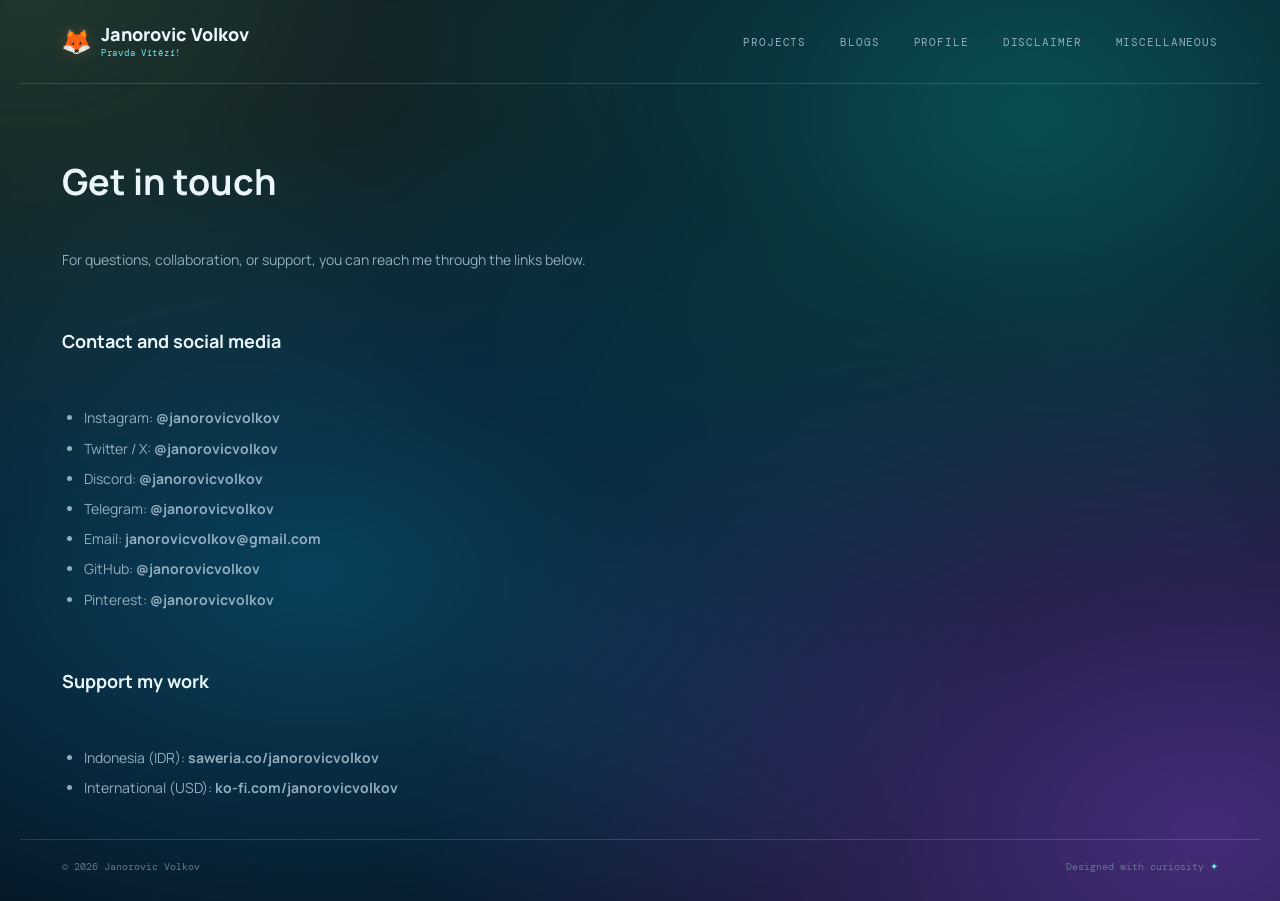
<file: public/miscellaneous/index.html>
<!DOCTYPE html>
<html lang="en">
<head>
  <meta charset="UTF-8">
  <title>Miscellaneous | Janorovic Volkov</title>
  <link rel="icon" type="image/svg+xml" href="/assets/fox.svg">
  <link rel="stylesheet" href="/styles.css">
  <meta name="viewport" content="width=device-width, initial-scale=1.0">
</head>
<body class="intro">
<div data-site-header></div>
<div class="layout">
  <main class="content">
    <section class="profile profile-text">
      <div class="bio">
        <h2><big>Get in touch</big></h2>
        <br>
        <p>For questions, collaboration, or support, you can reach me through the links below.</p>
        <br>
        <h3>Contact and social media</h3>
        <br>
        <ul>
          <li>Instagram: <a href="https://instagram.com/janorovicvolkov" target="_blank" rel="noopener noreferrer"><b>@janorovicvolkov</b></a></li>
          <li>Twitter / X: <a href="https://twitter.com/janorovicvolkov" target="_blank" rel="noopener noreferrer"><b>@janorovicvolkov</b></a></li>
          <li>Discord: <b>@janorovicvolkov</b></li>
          <li>Telegram: <a href="https://t.me/janorovicvolkov" target="_blank" rel="noopener noreferrer"><b>@janorovicvolkov</b></a></li>
          <li>Email: <a href="mailto:janorovicvolkov@gmail.com" target="_blank" rel="noopener noreferrer"><b>janorovicvolkov@gmail.com</b></a></li>
          <li>GitHub: <a href="https://github.com/janorovicvolkov" target="_blank" rel="noopener noreferrer"><b>@janorovicvolkov</b></a></li>
          <li>Pinterest: <a href="https://pinterest.com/janorovicvolkov" target="_blank" rel="noopener noreferrer"><b>@janorovicvolkov</b></a></li>
        </ul>
        <br>
        <h3>Support my work</h3>
        <br>
        <ul>
          <li>Indonesia (IDR): <a href="https://saweria.co/janorovicvolkov" target="_blank" rel="noopener noreferrer"><b>saweria.co/janorovicvolkov</b></a></li>
          <li>International (USD): <a href="https://ko-fi.com/janorovicvolkov" target="_blank" rel="noopener noreferrer"><b>ko-fi.com/janorovicvolkov</b></a></li>
        </ul>
      </div>
    </section>
  </main>
</div>
<script src="/script.js"></script>
</body>
</html>
</file>
<file: styles.css>
@import url('https://fonts.googleapis.com/css2?family=DM+Mono:wght@400;500&family=Manrope:wght@400;500;600;700;800&display=swap');
:root { --ink: #eaf7ff; --muted: #91aebe; --cyan: #6de9ef; --line: rgba(164, 224, 246, .17); }
* { box-sizing: border-box; margin: 0; padding: 0; }
body { min-height: 100vh; color: var(--ink); font-family: 'Manrope', sans-serif; background: #06121f; isolation: isolate; overflow-x: hidden; }
body::after { content: ''; position: fixed; z-index: 0; inset: -35%; pointer-events: none; background: radial-gradient(ellipse at 68% 28%, rgba(17, 179, 167, .38), transparent 32%), radial-gradient(ellipse at 35% 58%, rgba(15, 138, 188, .4), transparent 36%), radial-gradient(ellipse at 76% 75%, rgba(139, 73, 220, .48), transparent 34%), radial-gradient(ellipse at 22% 20%, rgba(127, 192, 105, .22), transparent 30%); filter: blur(24px); transform: translate3d(0, 0, 0); animation: aurora-drift 3s ease-in-out infinite alternate; }
body::before { content: ''; position: fixed; z-index: 1; inset: 0; pointer-events: none; opacity: .22; background-image: linear-gradient(rgba(255,255,255,.025) 1px, transparent 1px), linear-gradient(90deg, rgba(255,255,255,.025) 1px, transparent 1px); background-size: 48px 48px; mask-image: linear-gradient(to bottom, black, transparent 80%); }
body > * { position: relative; z-index: 2; }
[data-site-header] { z-index: 4; }
a { color: inherit; text-decoration: none; }
.topbar { height: 84px; display: flex; align-items: center; max-width: 1240px; margin: auto; padding: 0 42px; border-bottom: 1px solid var(--line); position: relative; z-index: 2; }
.top-title { display: inline-flex; flex: 0 0 auto; align-items: center; gap: 10px; margin-right: auto; }
.top-title img { width: 29px; height: 29px; object-fit: contain; filter: drop-shadow(0 0 8px rgba(255, 148, 17, .18)); }
.brand-lockup { display: grid; gap: 3px; }
.brand-name { color: var(--ink); font-size: 18px; font-weight: 800; line-height: 1.1; letter-spacing: 0; white-space: nowrap; }
.brand-wordmark { color: var(--cyan); font: 9px 'DM Mono', monospace; line-height: 1.2; letter-spacing: .08em; }
.top-nav { display: flex; gap: 34px; font: 11px 'DM Mono', monospace; text-transform: uppercase; color: var(--muted); letter-spacing: .08em; }
.top-nav a { padding: 10px 0; transition: color .2s ease; }
.top-nav a:hover, .top-nav .active { color: var(--cyan); }
#menuBtn { display: none; background: none; border: 0; color: var(--ink); font-size: 22px; cursor: pointer; }
.content { max-width: 1240px; margin: auto; padding: 78px 42px 38px; }
.profile .icon { display: none; }
.profile { display: grid; grid-template-columns: minmax(220px, 310px) minmax(0, 1fr); gap: 58px; align-items: start; }
.profile-text { display: block; max-width: 760px; }
.bio { max-width: 760px; line-height: 1.75; }
.bio h2 { margin-bottom: 18px; font-size: 30px; line-height: 1.1; }
.bio h3 { margin: 30px 0 12px; color: var(--ink); font-size: 18px; line-height: 1.3; }
.bio p { color: var(--muted); font-size: 14px; line-height: 1.75; text-align: justify; }
.bio p + p { margin-top: 14px; }
.bio blockquote { margin: 16px 0; padding-left: 16px; border-left: 2px solid var(--cyan); color: var(--cyan); font-size: 17px; line-height: 1.5; }
.bio ul { margin-top: 12px; padding-left: 22px; color: var(--muted); font-size: 14px; line-height: 1.8; }
.bio li + li { margin-top: 5px; }
.bio ul.contact-list { padding-left: 0; list-style: none; }
.bio ul.contact-list li { position: relative; padding-left: 20px; }
.bio ul.contact-list li::before { content: '➤'; position: absolute; left: 0; color: var(--cyan); font-size: 11px; }
.profile-portrait { position: relative; width: min(100%, 240px); margin: 0 0 42px; }
.portrait-frame { position: relative; padding: 10px; border: 1px solid rgba(109, 233, 239, .62); background: linear-gradient(145deg, rgba(109, 233, 239, .2), rgba(7, 27, 47, .65)); box-shadow: 0 0 34px rgba(109, 233, 239, .13); }
.portrait-frame::before, .portrait-frame::after { content: ''; position: absolute; width: 34px; height: 34px; border-color: var(--cyan); border-style: solid; pointer-events: none; }
.portrait-frame::before { top: -6px; left: -6px; border-width: 1px 0 0 1px; }
.portrait-frame::after { right: -6px; bottom: -6px; border-width: 0 1px 1px 0; }
.portrait-frame img { display: block; width: 100%; aspect-ratio: 1; object-fit: cover; filter: saturate(.88) contrast(1.04); }
.profile-portrait figcaption { display: flex; justify-content: space-between; margin-top: 13px; color: var(--muted); font: 9px 'DM Mono', monospace; letter-spacing: .12em; }
.hero { display: grid; grid-template-columns: minmax(0, 1.1fr) .9fr; min-height: 420px; align-items: center; }
.hero-copy { position: relative; z-index: 1; }
.eyebrow, .card-label, .vertical-label { color: var(--cyan); font: 11px 'DM Mono', monospace; letter-spacing: .1em; text-transform: uppercase; }
.eyebrow { display: flex; align-items: center; gap: 9px; margin-bottom: 26px; }
.pulse { width: 7px; height: 7px; background: var(--cyan); border-radius: 50%; box-shadow: 0 0 0 5px rgba(109,233,239,.12); animation: dot-flash 1.4s ease-in-out infinite; }
h1 { max-width: 680px; font-size: clamp(52px, 7.2vw, 98px); line-height: .96; letter-spacing: -.075em; font-weight: 700; }
.hero h1 { font-size: clamp(40px, 5.4vw, 72px); }
.hero h1 small { font-size: 1em; }
h1 em { color: var(--cyan); font-style: normal; }
h2 em { color: var(--cyan); font-style: normal; }
.hero-intro { max-width: 460px; color: var(--muted); font-size: 15px; line-height: 1.8; margin-top: 30px; }
.hero-actions { display: flex; align-items: center; gap: 27px; margin-top: 34px; }
.button { display: inline-flex; gap: 18px; align-items: center; padding: 14px 18px; border-radius: 4px; font-size: 12px; font-weight: 700; }
.button-primary { background: var(--cyan); color: #06202d; box-shadow: 0 0 30px rgba(109, 233, 239, .18); }
.button-primary span, .text-link span { font-size: 17px; }
.text-link { color: var(--muted); font-size: 12px; border-bottom: 1px solid var(--line); padding-bottom: 5px; }
.text-link:hover { color: var(--ink); }
.hero-mark { height: 390px; position: relative; display: grid; place-items: center; }
.hero-mark::before { content: ''; position: absolute; width: 310px; height: 310px; border: 1px solid rgba(109,233,239,.28); border-radius: 50%; box-shadow: 0 0 70px rgba(17, 139, 191, .23), inset 0 0 55px rgba(20, 123, 181, .18); }
.hero-fox { position: relative; z-index: 1; width: 190px; height: 190px; object-fit: contain; filter: drop-shadow(0 20px 28px rgba(255, 96, 17, .2)); }
.mark-line { position: absolute; height: 1px; width: 80px; background: var(--cyan); right: 14%; bottom: 21%; transform: rotate(-45deg); transform-origin: right; }
.personality-spotlight { display: grid; grid-template-columns: 112px minmax(0, 1fr) 190px; align-items: center; gap: 25px; margin-top: 20px; padding: 25px 28px; border: 1px solid rgba(109,233,239,.28); border-left: 3px solid var(--cyan); border-radius: 4px; background: linear-gradient(105deg, rgba(20, 86, 101, .42), rgba(20, 47, 76, .52) 65%, rgba(80, 52, 104, .34)); box-shadow: inset 0 0 35px rgba(109,233,239,.035); }
.spotlight-count { display: grid; justify-items: start; padding-right: 22px; border-right: 1px solid var(--line); }
.spotlight-count strong { color: var(--cyan); font-size: 42px; line-height: 1; letter-spacing: -.05em; }
.spotlight-count span, .spotlight-kicker { color: var(--muted); font: 9px 'DM Mono', monospace; text-transform: uppercase; }
.spotlight-count span { margin-top: 7px; }
.spotlight-kicker { margin-bottom: 7px; color: var(--cyan); letter-spacing: .08em; }
.spotlight-copy { min-width: 0; }
.spotlight-copy h2 { font-size: 19px; line-height: 1.3; }
.spotlight-copy > p:last-child { max-width: 570px; margin-top: 6px; color: var(--muted); font-size: 12px; line-height: 1.65; }
.spotlight-actions { display: grid; justify-items: start; gap: 12px; }
.spotlight-actions .button { white-space: nowrap; }
.spotlight-language { color: var(--muted); font: 9px 'DM Mono', monospace; }
.spotlight-language span { margin-left: 4px; color: var(--cyan); }
.spotlight-language:hover { color: var(--ink); }
.signal-grid { display: grid; grid-template-columns: 1.05fr 1.15fr 120px; gap: 18px; align-items: stretch; margin-top: 35px; }
.glass-card { min-height: 180px; border: 1px solid var(--line); background: linear-gradient(135deg, rgba(31, 89, 126, .23), rgba(7, 27, 47, .42)); backdrop-filter: blur(16px); border-radius: 6px; padding: 24px; position: relative; }
.quote-card { display: flex; flex-direction: column; justify-content: space-between; }
blockquote { max-width: 290px; font-size: 18px; line-height: 1.45; letter-spacing: -.03em; }
.card-note { font: 11px 'DM Mono', monospace; color: var(--muted); }
.focus-card h2 { font-size: 25px; line-height: 1.05; letter-spacing: -.06em; margin-top: 22px; }
.focus-card h2 span { color: var(--cyan); }
.focus-card p { font: 10px 'DM Mono', monospace; color: var(--muted); margin-top: 18px; }
.card-arrow { position: absolute; right: 24px; bottom: 20px; color: var(--cyan); font-size: 24px; }
.side-note { border-left: 1px solid var(--line); display: flex; flex-direction: column; justify-content: space-between; padding: 5px 0 5px 25px; }
.vertical-label { writing-mode: vertical-rl; color: var(--muted); font-size: 9px; }
.scroll-hint { font: 10px 'DM Mono', monospace; color: var(--muted); line-height: 1.5; }
.scroll-hint b { display: block; color: var(--cyan); font-size: 19px; margin-top: 7px; }
.photo-section { margin-top: 118px; }
.photo-heading { display: flex; align-items: end; justify-content: space-between; gap: 50px; margin-bottom: 28px; }
.photo-heading h2 { margin-top: 20px; font-size: clamp(30px, 4vw, 52px); line-height: .98; letter-spacing: -.07em; }
.photo-heading h2 em { color: var(--cyan); font-style: normal; }
.photo-heading p { max-width: 300px; padding-bottom: 3px; color: var(--muted); font-size: 13px; line-height: 1.7; }
.photo-grid { display: grid; grid-template-columns: repeat(4, minmax(0, 1fr)); grid-auto-rows: 170px; gap: 12px; }
.photo-tile { min-width: 0; min-height: 0; overflow: hidden; border: 1px solid var(--line); border-radius: 5px; background: rgba(7, 27, 47, .5); }
.photo-tile img { display: block; width: 100%; height: 100%; object-fit: cover; filter: saturate(.82) contrast(1.04); transition: transform .5s ease, filter .5s ease; }
.photo-tile:hover img { transform: scale(1.04); filter: saturate(1) contrast(1.04); }
.photo-wide { grid-column: span 2; }
.photo-tall { grid-row: span 2; }
.photo-feature { grid-column: span 2; grid-row: span 2; }
.site-footer { max-width: 1240px; margin: 0 auto; padding: 20px 42px 28px; display: flex; justify-content: space-between; color: #5f7b8d; font: 10px 'DM Mono', monospace; border-top: 1px solid var(--line); }
.site-footer i { color: var(--cyan); font-style: normal; }
.projects-heading { display: flex; align-items: end; justify-content: space-between; gap: 60px; min-height: 360px; padding-bottom: 28px; }
.projects-heading h1 { margin-top: 26px; }
.projects-intro { max-width: 330px; color: var(--muted); font-size: 14px; line-height: 1.8; padding-bottom: 7px; }
.project-grid { display: grid; grid-template-columns: repeat(3, minmax(0, 1fr)); gap: 18px; margin-top: 8px; }
.project-card { height: 320px; border: 1px solid var(--line); background: linear-gradient(145deg, rgba(31, 89, 126, .24), rgba(7, 27, 47, .48)); backdrop-filter: blur(16px); border-radius: 6px; padding: 24px; position: relative; display: flex; flex-direction: column; }
.project-card-featured { background: linear-gradient(145deg, rgba(42, 170, 197, .48), rgba(7, 42, 64, .58)); border-color: rgba(109, 233, 239, .72); box-shadow: 0 0 34px rgba(109, 233, 239, .16), inset 0 0 28px rgba(109, 233, 239, .08); }
.project-topline { display: flex; justify-content: space-between; }
.project-index { color: rgba(234,247,255,.38); font: 11px 'DM Mono', monospace; }
.project-icon { width: 58px; height: 58px; object-fit: contain; margin-top: 26px; filter: drop-shadow(0 10px 14px rgba(40, 196, 232, .18)); }
.project-icon-fox { padding: 5px; filter: drop-shadow(0 10px 14px rgba(255, 96, 17, .2)); }
.project-card h2 { margin-top: 58px; font-size: 27px; letter-spacing: -.06em; }
.project-card .project-icon + h2 { margin-top: 18px; }
.project-card p { max-width: 320px; margin-top: 14px; color: var(--muted); font-size: 13px; line-height: 1.7; }
.project-footer { display: flex; justify-content: space-between; align-items: end; gap: 12px; margin-top: auto; padding-top: 25px; }
.project-tags { color: var(--muted); font: 9px 'DM Mono', monospace; letter-spacing: .08em; }
.project-footer a { color: var(--cyan); font-size: 11px; white-space: nowrap; }
.project-card-empty { border-style: dashed; background: rgba(7, 27, 47, .22); }
.project-card-empty h2 { margin-top: 66px; }
.project-card-empty h2 em { color: var(--cyan); font-style: normal; }
.project-orbit { position: absolute; right: 25px; top: 55px; color: var(--cyan); font: 32px 'DM Mono', monospace; }
.blog-heading { display: flex; align-items: end; justify-content: space-between; gap: 60px; min-height: 330px; padding-bottom: 28px; }
.blog-heading h1 { margin-top: 26px; }
.blog-intro { max-width: 330px; color: var(--muted); font-size: 14px; line-height: 1.8; padding-bottom: 7px; }
.post-search { display: flex; max-width: 480px; margin: 0 0 28px auto; border-bottom: 1px solid var(--line); }
.post-search[hidden] { display: none; }
.post-search input { flex: 1; min-width: 0; padding: 13px 0; border: 0; outline: 0; background: transparent; color: var(--ink); font: 12px 'DM Mono', monospace; }
.post-search input::placeholder { color: var(--muted); }
.post-search button { padding: 0 0 0 18px; border: 0; background: transparent; color: var(--cyan); cursor: pointer; font: 11px 'DM Mono', monospace; text-transform: uppercase; }
.post-search button span { margin-left: 8px; font-size: 16px; }
.sr-only { position: absolute; width: 1px; height: 1px; padding: 0; margin: -1px; overflow: hidden; clip: rect(0, 0, 0, 0); white-space: nowrap; border: 0; }
.post-list { display: grid; gap: 18px; }
.post-entry { border: 1px solid var(--line); background: linear-gradient(145deg, rgba(31, 89, 126, .24), rgba(7, 27, 47, .48)); backdrop-filter: blur(16px); border-radius: 6px; padding: 28px 30px; }
.post-entry-featured { border-color: rgba(109, 233, 239, .48); box-shadow: 0 0 26px rgba(109, 233, 239, .08); }
.post-meta { display: flex; justify-content: space-between; gap: 20px; color: var(--cyan); font: 10px 'DM Mono', monospace; letter-spacing: .08em; text-transform: uppercase; }
.post-meta time { color: var(--muted); }
.post-entry h2 { margin-top: 24px; font-size: 32px; letter-spacing: -.06em; }
.post-entry h2 a:hover { color: var(--cyan); }
.post-body { max-width: none; margin-top: 16px; color: var(--muted); font-size: 14px; line-height: 1.8; }
.post-body p { text-align: justify; }
.post-body h2, .post-body h3 { color: var(--ink); margin: 25px 0 8px; font-size: 20px; letter-spacing: -.04em; }
.post-body p + p { margin-top: 14px; }
.post-body ul { padding-left: 20px; }
.post-body a { color: var(--cyan); text-decoration: underline; text-underline-offset: 3px; }
.post-body code { padding: 3px 6px; border: 1px solid var(--line); border-radius: 3px; color: var(--cyan); font: 12px 'DM Mono', monospace; }
.post-body pre { overflow-x: auto; margin-top: 16px; padding: 16px; background: rgba(0, 0, 0, .2); border: 1px solid var(--line); }
.post-body pre code { padding: 0; border: 0; }
.post-read-link, .post-back-link { display: inline-block; margin-top: 24px; color: var(--cyan); font: 11px 'DM Mono', monospace; }
.post-read-link span { margin-left: 6px; font-size: 16px; }
.post-detail { max-width: 820px; border: 1px solid rgba(109, 233, 239, .48); background: linear-gradient(145deg, rgba(31, 89, 126, .24), rgba(7, 27, 47, .48)); backdrop-filter: blur(16px); border-radius: 6px; padding: 30px; }
.post-detail .post-back-link { margin-top: 0; margin-bottom: 55px; }
.post-detail h2 { margin-top: 26px; font-size: clamp(32px, 5vw, 58px); letter-spacing: -.06em; }
.loading-state { color: var(--muted); font: 12px 'DM Mono', monospace; }
body.intro .content, body.intro .site-footer { animation: introUp .8s ease-out both; }
@keyframes introUp { from { opacity: 0; transform: translateY(18px); } to { opacity: 1; transform: translateY(0); } }
@keyframes aurora-drift { from { transform: translate3d(-8%, -5%, 0) scale(.96) rotate(-3deg); } to { transform: translate3d(7%, 6%, 0) scale(1.08) rotate(3deg); } }
@keyframes dot-flash { 0%, 100% { opacity: 1; box-shadow: 0 0 0 5px rgba(109,233,239,.12); } 50% { opacity: .35; box-shadow: 0 0 0 8px rgba(109,233,239,.04); } }
@media (prefers-reduced-motion: reduce) { body::after, .pulse { animation: none; } }
@media (min-width: 701px) and (max-width: 920px) {
  .topbar { padding: 0 24px; }
  .brand-name { font-size: 16px; }
  .top-nav { gap: 16px; font-size: 10px; }
}
@media (max-width: 700px) {
  .topbar { height: 70px; padding: 0 22px; }
  .top-nav, .header-link { display: none; }
  #menuBtn { display: block; margin-left: auto; }
  .topbar.menu-open .top-nav { display: flex; position: absolute; top: 69px; left: 0; right: 0; padding: 18px 22px; background: rgba(5, 18, 31, .95); border-bottom: 1px solid var(--line); gap: 22px; }
  .content { padding: 54px 22px 26px; }
  .profile { display: block; }
  .profile-portrait { max-width: 220px; margin: 0 auto 36px; }
  .hero { display: block; min-height: auto; }
  h1 { font-size: clamp(49px, 15vw, 74px); }
  .hero h1 { font-size: clamp(38px, 11vw, 58px); }
  .hero-intro { font-size: 14px; margin-top: 24px; }
  .hero-mark { height: 220px; margin-top: 20px; }
  .hero-mark::before { width: 190px; height: 190px; }
  .hero-fox { width: 120px; height: 120px; }
  .personality-spotlight { grid-template-columns: 82px minmax(0, 1fr); gap: 18px; margin-top: 32px; padding: 21px 18px; }
  .spotlight-count { grid-row: span 2; padding-right: 15px; }
  .spotlight-count strong { font-size: 35px; }
  .spotlight-copy h2 { font-size: 18px; }
  .spotlight-actions { grid-column: 2; display: flex; flex-wrap: wrap; align-items: center; gap: 14px; margin-top: 2px; }
  .photo-section { margin-top: 76px; }
  .photo-heading { display: block; margin-bottom: 24px; }
  .photo-heading p { margin-top: 22px; }
  .photo-grid { grid-template-columns: repeat(2, minmax(0, 1fr)); grid-auto-rows: 150px; gap: 9px; }
  .photo-wide, .photo-feature { grid-column: span 2; }
  .photo-tall { grid-row: span 2; }
  .projects-heading { display: block; min-height: auto; padding-bottom: 0; }
  .projects-heading h1 { margin-top: 22px; }
  .projects-intro { margin-top: 28px; }
  .blog-heading { display: block; min-height: auto; padding-bottom: 0; }
  .blog-heading h1 { margin-top: 22px; }
  .blog-intro { margin-top: 28px; }
  .post-search { max-width: none; margin: 42px 0 24px; }
  .project-grid { grid-template-columns: 1fr; margin-top: 50px; }
  .project-card { height: auto; min-height: 245px; }
  .signal-grid { grid-template-columns: 1fr; margin-top: 10px; }
  .side-note { display: none; }
  .glass-card { min-height: 160px; }
  .site-footer { padding: 20px 22px 25px; font-size: 9px; flex-direction: column; align-items: center; gap: 8px; text-align: center; }
}
</file>
<file: personality-test/test.css>
.personality-page {
  --test-ink: #edf5e9;
  --test-muted: #a0b7ad;
  --test-line: rgba(192, 224, 201, .19);
  --test-green: #b7ee8b;
  --test-coral: #ff9a76;
  --test-mint: #79e0bf;
  --test-panel: rgba(15, 44, 39, .66);
  background-color: #071a1a;
  color: var(--test-ink);
  font-family: 'Manrope', sans-serif;
}
.personality-page::after {
  background: radial-gradient(ellipse at 75% 22%, rgba(80, 146, 97, .35), transparent 34%), radial-gradient(ellipse at 18% 44%, rgba(18, 123, 108, .36), transparent 38%), radial-gradient(ellipse at 77% 82%, rgba(187, 95, 76, .2), transparent 35%);
}
.test-shell { max-width: 1180px; padding-top: 72px; }
.language-switch { display: flex; flex-wrap: wrap; align-items: center; justify-content: flex-end; gap: 14px; margin: -35px 0 25px; color: var(--test-muted); font: 9px 'DM Mono', monospace; text-transform: uppercase; }
.language-switch a { padding: 6px 0; border-bottom: 1px solid transparent; }
.language-switch a:hover, .language-switch a[aria-current="page"] { color: var(--test-green); border-color: var(--test-green); }
.test-intro { min-height: 570px; display: grid; grid-template-columns: minmax(0, 1.08fr) minmax(390px, .92fr); gap: 7%; align-items: center; position: relative; }
.intro-copy { max-width: 610px; padding: 18px 0 42px; }
.test-kicker, .result-index, .result-overline, .lens-number, .lens-axis, .saved-label, .progress-copy, .page-counter, .scale-legend { font-family: 'DM Mono', monospace; text-transform: uppercase; letter-spacing: .08em; }
.test-kicker { color: var(--test-green); font-size: 10px; display: flex; align-items: center; gap: 10px; }
.kicker-mark { width: 7px; height: 7px; display: inline-block; background: var(--test-coral); border-radius: 50%; box-shadow: 0 0 0 5px rgba(255,154,118,.1); }
.test-intro h1, .quiz-topline h1, .results-heading h1 { margin-top: 27px; font-size: clamp(52px, 7vw, 82px); line-height: .99; letter-spacing: -.065em; font-weight: 700; }
.test-intro h1 em, .results-heading h1 em { color: var(--test-green); font-style: normal; }
.intro-lede { max-width: 475px; margin-top: 27px; color: var(--test-muted); font-size: 15px; line-height: 1.8; }
.intro-meta { display: flex; flex-wrap: wrap; gap: 0; margin: 32px 0 30px; border-top: 1px solid var(--test-line); border-bottom: 1px solid var(--test-line); }
.intro-meta span { padding: 14px 21px 14px 0; color: var(--test-muted); font: 10px 'DM Mono', monospace; text-transform: uppercase; letter-spacing: .04em; }
.intro-meta span + span { padding-left: 21px; border-left: 1px solid var(--test-line); }
.intro-meta b { color: var(--test-ink); font-weight: 500; }
.action-button { min-height: 48px; display: inline-flex; gap: 24px; align-items: center; justify-content: center; padding: 0 18px; border: 1px solid transparent; border-radius: 3px; font: 700 12px 'Manrope', sans-serif; cursor: pointer; transition: background .2s ease, color .2s ease, border-color .2s ease, transform .2s ease; }
.action-button:hover { transform: translateY(-2px); }
.action-button:focus-visible, .answer-option:focus-within { outline: 2px solid var(--test-green); outline-offset: 3px; }
.action-primary { color: #10251c; background: var(--test-green); }
.action-primary:hover { background: #d3f4b4; }
.action-secondary { color: var(--test-ink); background: transparent; border-color: var(--test-line); }
.action-secondary:hover { border-color: var(--test-green); }
.disclaimer { max-width: 460px; margin-top: 18px; color: #86a098; font-size: 10px; line-height: 1.7; }
.intro-aside { min-height: 430px; position: relative; display: flex; flex-direction: column; justify-content: center; padding: 10px 0 50px 38px; border-left: 1px solid var(--test-line); }
.lens { display: grid; grid-template-columns: 39px minmax(0, 1fr); column-gap: 13px; padding: 23px 0; border-bottom: 1px solid var(--test-line); }
.lens-number { padding-top: 4px; color: var(--test-coral); font-size: 10px; }
.lens h2 { font-size: 22px; line-height: 1.2; }
.lens p { max-width: 300px; margin-top: 8px; color: var(--test-muted); font-size: 12px; line-height: 1.65; }
.lens-axis { grid-column: 2; margin-top: 15px; color: var(--test-green); font-size: 9px; }
.lens-enneagram .lens-number { color: var(--test-green); }
.lens-tritype .lens-number { color: var(--test-mint); }
.orbit-mark { position: absolute; width: 90px; height: 90px; right: 12px; bottom: -16px; display: grid; place-items: center; border: 1px solid rgba(183,238,139,.42); border-radius: 50%; color: var(--test-green); text-align: center; font: 9px/1.5 'DM Mono', monospace; letter-spacing: .08em; transform: rotate(12deg); }
.orbit-mark::before { content: ''; position: absolute; width: 114px; height: 42px; border: 1px solid rgba(255,154,118,.46); border-radius: 50%; transform: rotate(-37deg); }
.orbit-mark i { position: absolute; top: 10px; right: 13px; width: 6px; height: 6px; border-radius: 50%; background: var(--test-coral); }
.quiz-view, .results-view { max-width: 870px; margin: 0 auto; padding: 20px 0 58px; }
.quiz-topline { display: flex; align-items: end; justify-content: space-between; gap: 24px; }
.quiz-topline h1 { margin-top: 17px; font-size: 42px; }
.saved-label { padding-bottom: 6px; color: var(--test-muted); font-size: 9px; }
.progress-wrap { margin-top: 37px; }
.progress-copy { display: flex; justify-content: space-between; color: var(--test-muted); font-size: 9px; }
.progress-copy span:last-child { color: var(--test-green); }
.progress-track { height: 3px; margin-top: 12px; background: rgba(237,245,233,.12); }
.progress-track span { display: block; width: 0; height: 100%; background: var(--test-green); transition: width .3s ease; }
.scale-intro { margin: 27px 0 14px; color: var(--test-muted); font-size: 12px; line-height: 1.6; }
.question-list { border-top: 1px solid var(--test-line); }
.question-row { display: grid; grid-template-columns: minmax(0, 1fr) auto; align-items: center; gap: 24px; min-width: 0; padding: 18px 0; border: 0; border-bottom: 1px solid var(--test-line); animation: question-arrive .25s ease both; }
.question-text { max-width: 480px; color: var(--test-ink); font-size: 13px; line-height: 1.55; }
.question-number { display: inline-block; min-width: 33px; color: var(--test-green); font: 10px 'DM Mono', monospace; }
.answer-scale { display: grid; grid-template-columns: repeat(5, 38px); gap: 7px; }
.answer-option { position: relative; display: grid; place-items: center; width: 38px; height: 38px; border: 1px solid var(--test-line); border-radius: 50%; color: var(--test-muted); font: 11px 'DM Mono', monospace; cursor: pointer; transition: background .15s ease, color .15s ease, border-color .15s ease; }
.answer-option input { position: absolute; width: 1px; height: 1px; opacity: 0; }
.answer-option:has(input:checked) { border-color: var(--test-green); background: var(--test-green); color: #10251c; }
.answer-option:hover { border-color: var(--test-green); color: var(--test-ink); }
.answer-option:has(input:checked):hover { color: #10251c; }
.quiz-controls { display: flex; align-items: center; justify-content: space-between; gap: 14px; margin-top: 25px; }
.quiz-controls .action-button { min-width: 132px; }
.quiz-controls .action-button:disabled { opacity: .38; cursor: not-allowed; transform: none; }
.page-counter { color: var(--test-muted); font-size: 9px; }
.scale-legend { display: grid; grid-template-columns: repeat(5, minmax(0, 1fr)); gap: 8px; margin-top: 23px; color: #779188; font-size: 8px; line-height: 1.5; text-align: center; }
.scale-legend b { display: block; margin-bottom: 3px; color: var(--test-green); font-size: 10px; font-weight: 500; }
.page-error { margin-top: 16px; color: #ffab8e; font-size: 12px; }
.results-heading { max-width: 650px; }
.results-heading h1 { font-size: 58px; }
.results-lede { max-width: 570px; margin-top: 20px; color: var(--test-muted); font-size: 13px; line-height: 1.8; }
.result-feature-grid { display: grid; grid-template-columns: 1fr 1fr; gap: 15px; margin-top: 40px; }
.result-feature { min-width: 0; padding: 25px; border: 1px solid var(--test-line); background: var(--test-panel); }
.result-mbti { border-top: 2px solid var(--test-green); }
.result-enneagram { border-top: 2px solid var(--test-coral); }
.result-index { color: var(--test-green); font-size: 8px; }
.result-enneagram .result-index { color: var(--test-coral); }
.result-overline { margin-top: 26px; color: var(--test-muted); font-size: 9px; }
.result-feature h2 { margin-top: 8px; font-size: 47px; line-height: 1; letter-spacing: -.05em; }
.result-enneagram h2 { font-size: 36px; }
.result-description { margin-top: 15px; color: var(--test-muted); font-size: 12px; line-height: 1.75; }
.axis-list, .score-list { display: grid; gap: 12px; margin-top: 24px; }
.axis-row, .score-row { display: grid; grid-template-columns: 46px minmax(0, 1fr) 34px; align-items: center; gap: 10px; color: var(--test-muted); font: 9px 'DM Mono', monospace; }
.axis-track, .score-track { height: 4px; background: rgba(237,245,233,.12); }
.axis-track span, .score-track span { display: block; height: 100%; background: var(--test-green); }
.axis-row strong, .score-row strong { color: var(--test-ink); font-weight: 400; text-align: right; }
.score-row .score-track span { background: var(--test-coral); }
.tritype-result { display: grid; grid-template-columns: .65fr 1fr; align-items: center; gap: 35px; margin-top: 15px; padding: 27px 25px; border: 1px solid rgba(121,224,191,.44); background: linear-gradient(110deg, rgba(28,92,72,.36), rgba(15,44,39,.52)); }
.tritype-result .result-overline { margin-top: 0; }
.tritype-result h2 { margin-top: 8px; color: var(--test-mint); font: 500 43px 'DM Mono', monospace; letter-spacing: .04em; }
.tritype-result .result-description { margin-top: 0; }
.all-scores { margin-top: 58px; }
.scores-heading { display: flex; align-items: end; justify-content: space-between; gap: 25px; margin-bottom: 20px; }
.scores-heading h2 { margin-top: 14px; font-size: 27px; letter-spacing: -.045em; }
.scores-heading > p { max-width: 260px; color: var(--test-muted); font-size: 10px; line-height: 1.6; }
.all-score-list { display: grid; grid-template-columns: 1fr 1fr; column-gap: 36px; border-top: 1px solid var(--test-line); }
.all-score-list .score-row { padding: 12px 0; border-bottom: 1px solid var(--test-line); }
.function-results .score-row { grid-template-columns: minmax(185px, 1.2fr) minmax(70px, 1fr) 44px; }
.function-label { overflow-wrap: anywhere; }
.result-actions { display: flex; gap: 12px; margin-top: 33px; }
.results-disclaimer { max-width: 660px; margin-top: 25px; }
[hidden] { display: none !important; }
@keyframes question-arrive { from { opacity: 0; transform: translateY(5px); } to { opacity: 1; transform: translateY(0); } }
@media (prefers-reduced-motion: reduce) { .personality-page::after { animation: none; } .question-row { animation: none; } .action-button, .progress-track span { transition: none; } }
@media (max-width: 760px) {
  .test-shell { padding-top: 45px; }
  .language-switch { margin: -22px 0 24px; }
  .test-intro { min-height: 0; display: block; }
  .intro-copy { padding: 5px 0 35px; }
  .test-intro h1 { font-size: clamp(48px, 12vw, 70px); }
  .intro-aside { min-height: 0; padding: 5px 0 54px 19px; }
  .orbit-mark { right: 0; bottom: -8px; transform: scale(.8) rotate(12deg); }
  .intro-meta span { padding-right: 13px; font-size: 9px; }
  .intro-meta span + span { padding-left: 13px; }
  .quiz-view, .results-view { padding-top: 8px; }
  .quiz-topline { align-items: start; flex-direction: column; gap: 14px; }
  .quiz-topline h1 { font-size: 36px; }
  .saved-label { padding: 0; }
  .question-row { grid-template-columns: 1fr; gap: 13px; padding: 17px 0; }
  .question-text { max-width: none; }
  .answer-scale { grid-template-columns: repeat(5, 42px); gap: 10px; }
  .answer-option { width: 42px; height: 42px; }
  .scale-legend { gap: 5px; font-size: 7px; letter-spacing: .02em; }
  .result-feature-grid { grid-template-columns: 1fr; }
  .results-heading h1 { font-size: 46px; }
  .tritype-result { grid-template-columns: 1fr; gap: 14px; }
  .scores-heading { align-items: start; flex-direction: column; }
}
@media (max-width: 420px) {
  .intro-meta { justify-content: space-between; }
  .intro-meta span { padding-right: 8px; font-size: 8px; }
  .intro-meta span + span { padding-left: 8px; }
  .quiz-controls .action-button { min-width: 0; padding: 0 12px; gap: 10px; }
  .page-counter { font-size: 8px; }
  .all-score-list { grid-template-columns: 1fr; }
  .function-results .score-row { grid-template-columns: minmax(0, 1fr) 80px 44px; }
  .result-actions { flex-wrap: wrap; }
}
@media print {
  .personality-page { background: #fff; color: #13231b; }
  .personality-page::before, .personality-page::after, [data-site-header], [data-site-footer], .result-actions { display: none !important; }
  .test-shell { max-width: none; padding: 0; }
  .result-feature, .tritype-result { break-inside: avoid; background: #fff; border-color: #aab8ad; }
  .result-feature h2, .tritype-result h2, .scores-heading h2 { color: #16392b; }
  .result-description, .scores-heading > p, .results-lede, .disclaimer { color: #43574b; }
  .axis-row, .score-row { color: #43574b; }
}
</file>
